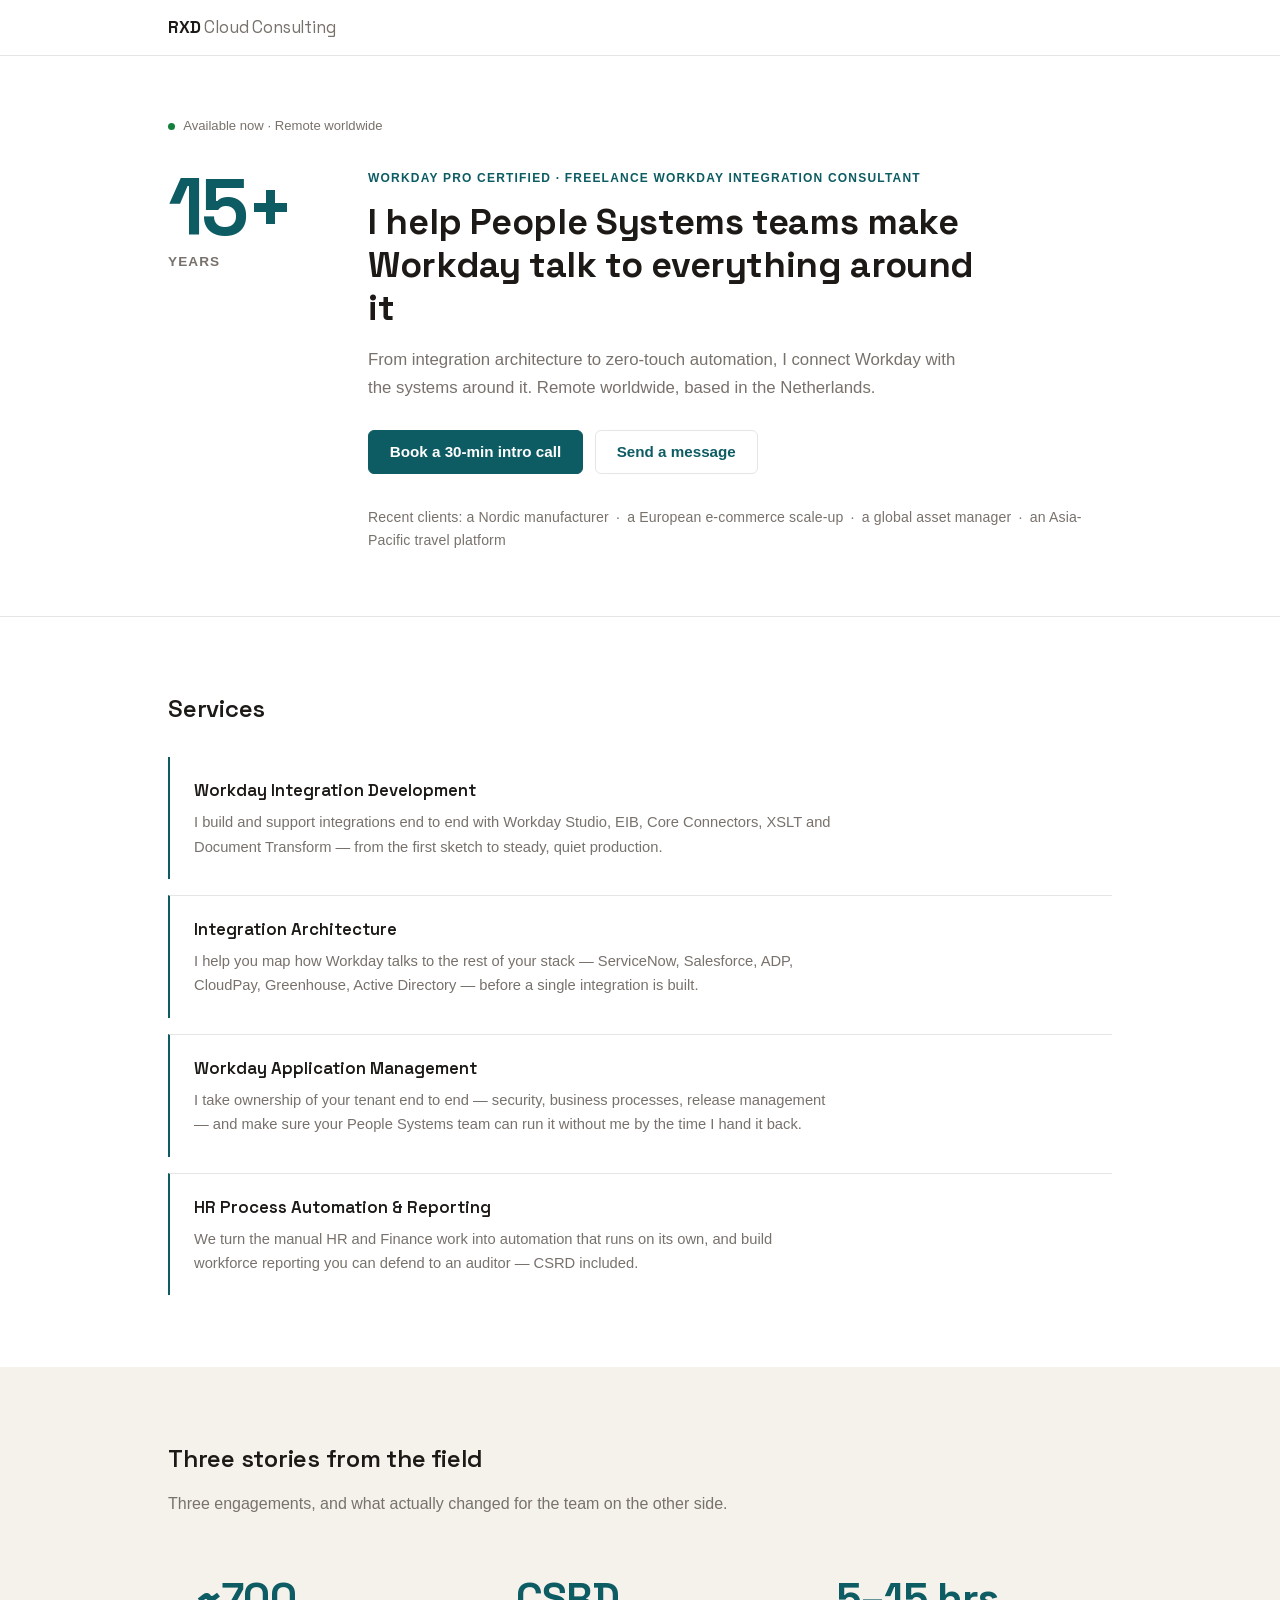
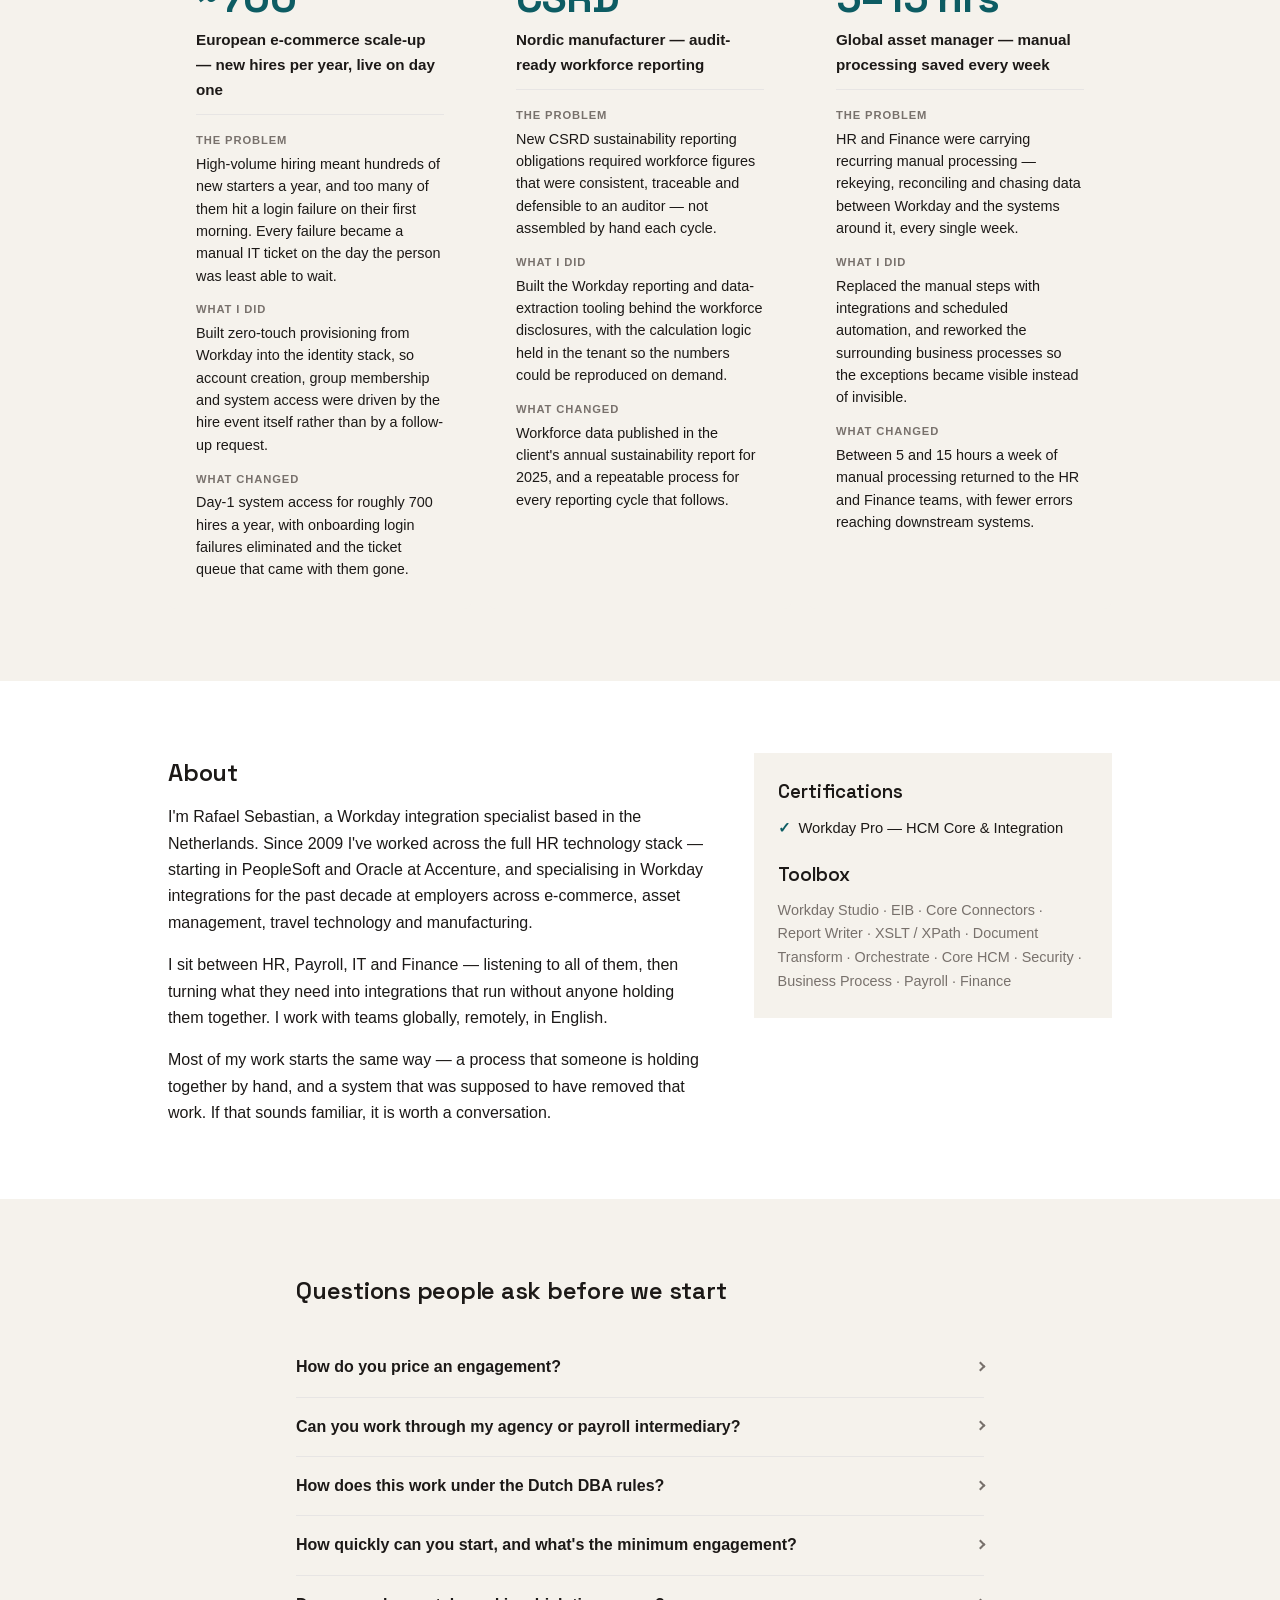
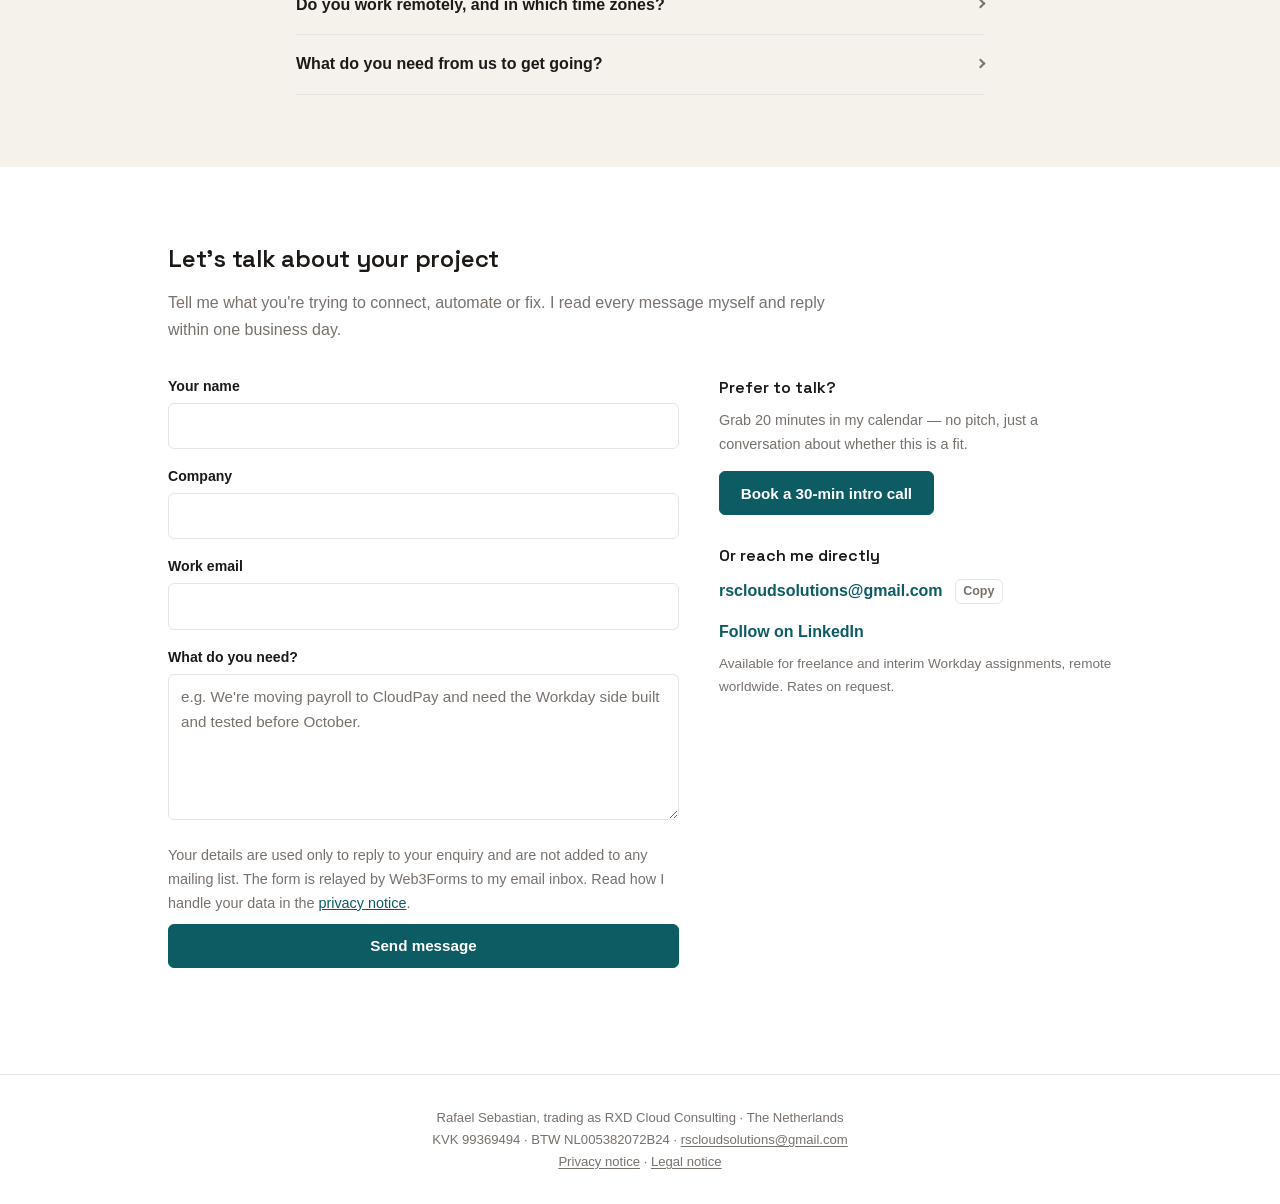
<file: index.html>
<!DOCTYPE html>
<html lang="en">
<head>
  <meta charset="UTF-8">
  <meta name="viewport" content="width=device-width, initial-scale=1.0">
  <title>RXD Cloud Consulting — Workday Integration Specialist</title>
  <meta name="description" content="I help teams connect Workday to the rest of their stack — Studio, EIB, Core Connectors, automation and reporting. Workday Pro certified, 15+ years, working remotely worldwide from the Netherlands.">
  <meta name="author" content="Rafael Sebastian">
  <meta http-equiv="Content-Security-Policy" content="default-src 'none'; script-src 'self' https://static.cloudflareinsights.com; style-src 'self' 'unsafe-inline'; font-src 'self'; img-src 'self' data:; connect-src https://api.web3forms.com https://cloudflareinsights.com; form-action https://api.web3forms.com; base-uri 'self'; object-src 'none'">
  <link rel="canonical" href="https://rafseb.github.io/rxdwebsite/">

  <meta property="og:site_name" content="RXD Cloud Consulting">
  <meta property="og:locale" content="en_US">
  <meta property="og:type" content="website">
  <meta property="og:url" content="https://rafseb.github.io/rxdwebsite/">
  <meta property="og:title" content="RXD Cloud Consulting — Workday Integration Specialist">
  <meta property="og:description" content="I build and fix Workday integrations — Studio, EIB, Core Connectors, automation — so HR data flows without someone pushing it along. 15+ years, Workday Pro certified.">
  <meta property="og:image" content="https://rafseb.github.io/rxdwebsite/og-image.png">
  <meta property="og:image:width" content="1200">
  <meta property="og:image:height" content="627">
  <meta property="og:image:alt" content="RXD Cloud Consulting — Workday Integration Specialist">

  <meta name="twitter:card" content="summary_large_image">
  <meta name="twitter:title" content="RXD Cloud Consulting — Workday Integration Specialist">
  <meta name="twitter:description" content="I build and fix Workday integrations — Studio, EIB, Core Connectors, automation — so HR data flows without someone pushing it along. 15+ years, Workday Pro certified.">
  <meta name="twitter:image" content="https://rafseb.github.io/rxdwebsite/og-image.png">

  <link rel="stylesheet" href="fonts/space-grotesk.css">
  <link rel="icon" type="image/svg+xml" href="favicon.svg">
  <link rel="stylesheet" href="styles.css">

  <script type="application/ld+json">
  {
    "@context": "https://schema.org",
    "@graph": [
      {
        "@type": "ProfessionalService",
        "@id": "https://rafseb.github.io/rxdwebsite/#organization",
        "name": "RXD Cloud Consulting",
        "url": "https://rafseb.github.io/rxdwebsite/",
        "image": "https://rafseb.github.io/rxdwebsite/og-image.png",
        "logo": "https://rafseb.github.io/rxdwebsite/og-image.png",
        "description": "Freelance Workday integration consulting: Workday Studio, EIB, Core Connectors, integration architecture, Workday application management and HR process automation.",
        "email": "rscloudsolutions@gmail.com",
        "vatID": "NL005382072B24",
        "taxID": "99369494",
        "priceRange": "$$$",
        "address": {
          "@type": "PostalAddress",
          "addressCountry": "NL"
        },
        "areaServed": {
          "@type": "Place",
          "name": "Worldwide (remote)"
        },
        "sameAs": [
          "https://linkedin.com/company/rxd-cloud-consulting"
        ],
        "founder": { "@id": "https://rafseb.github.io/rxdwebsite/#rafael" },
        "employee": { "@id": "https://rafseb.github.io/rxdwebsite/#rafael" },
        "knowsAbout": [
          "Workday",
          "Workday Studio",
          "Workday EIB",
          "Workday Core Connector",
          "HCM integration",
          "Integration architecture",
          "XSLT",
          "HR process automation",
          "CSRD workforce reporting"
        ],
        "hasOfferCatalog": {
          "@type": "OfferCatalog",
          "name": "Workday consulting services",
          "itemListElement": [
            {
              "@type": "Offer",
              "itemOffered": {
                "@type": "Service",
                "name": "Workday Integration Development",
                "description": "End-to-end builds with Workday Studio, EIB, Core Connectors, XSLT and Document Transform — from spec to production support."
              }
            },
            {
              "@type": "Offer",
              "itemOffered": {
                "@type": "Service",
                "name": "Integration Architecture",
                "description": "Design of multi-system HR landscapes connecting Workday to ServiceNow, Salesforce, ADP, CloudPay, Greenhouse, Active Directory and more."
              }
            },
            {
              "@type": "Offer",
              "itemOffered": {
                "@type": "Service",
                "name": "Workday Application Management",
                "description": "SME ownership of your Workday tenant: security, business processes, release management and enabling your People Systems team."
              }
            },
            {
              "@type": "Offer",
              "itemOffered": {
                "@type": "Service",
                "name": "HR Process Automation & Reporting",
                "description": "Turning manual HR and Finance processes into zero-touch automation, plus workforce reporting including CSRD data extraction."
              }
            }
          ]
        }
      },
      {
        "@type": "Person",
        "@id": "https://rafseb.github.io/rxdwebsite/#rafael",
        "name": "Rafael Sebastian",
        "jobTitle": "Workday Integration Consultant",
        "email": "rscloudsolutions@gmail.com",
        "worksFor": { "@id": "https://rafseb.github.io/rxdwebsite/#organization" },
        "address": {
          "@type": "PostalAddress",
          "addressCountry": "NL"
        },
        "sameAs": [
          "https://linkedin.com/in/rafael-sebastian-workday-integration-people-technology-specialist"
        ],
        "hasCredential": [
          {
            "@type": "EducationalOccupationalCredential",
            "credentialCategory": "certification",
            "name": "Workday Pro — HCM Core"
          },
          {
            "@type": "EducationalOccupationalCredential",
            "credentialCategory": "certification",
            "name": "Workday Pro — Integration"
          }
        ]
      },
      {
        "@type": "FAQPage",
        "@id": "https://rafseb.github.io/rxdwebsite/#faq",
        "mainEntity": [
          {
            "@type": "Question",
            "name": "How do you price an engagement?",
            "acceptedAnswer": {
              "@type": "Answer",
              "text": "Most work runs on a day rate, quoted on request and fixed for the length of the assignment. For clearly bounded deliverables — a single integration build, an architecture review, a tenant health check — I also quote a fixed price so you know the total up front. No agency margin sits on top: you contract with RXD Cloud Consulting directly."
            }
          },
          {
            "@type": "Question",
            "name": "Can you work through my agency or payroll intermediary?",
            "acceptedAnswer": {
              "@type": "Answer",
              "text": "Yes. I contract directly with end clients and equally through recruitment agencies, consultancies and payroll intermediaries. If your procurement process requires a preferred supplier, send me their details and I will handle the paperwork with them."
            }
          },
          {
            "@type": "Question",
            "name": "How does this work under the Dutch DBA rules?",
            "acceptedAnswer": {
              "@type": "Answer",
              "text": "RXD Cloud Consulting is a registered Dutch business (KVK 99369494, BTW NL005382072B24) with multiple clients, its own tools and equipment, and its own professional insurance. Engagements are scoped as deliverables rather than as a seat on your org chart, and I am happy to work from a model agreement (modelovereenkomst) and to document the indicators your legal team needs for their own assessment."
            }
          },
          {
            "@type": "Question",
            "name": "How quickly can you start, and what is the minimum engagement?",
            "acceptedAnswer": {
              "@type": "Answer",
              "text": "Typically two to four weeks from a signed contract, sometimes sooner for short scoped work. The minimum is roughly two weeks for a focused deliverable such as an integration build or an architecture review; longer interim assignments usually run three to twelve months."
            }
          },
          {
            "@type": "Question",
            "name": "Do you work remotely, and in which time zones?",
            "acceptedAnswer": {
              "@type": "Answer",
              "text": "I work remotely worldwide from the Netherlands (CET/CEST), in English. I have delivered for teams across Europe, the United States and Asia-Pacific, and will shift hours to hold a workable overlap with yours. On-site visits in the Netherlands and nearby Europe are possible for kick-offs, workshops and go-lives."
            }
          },
          {
            "@type": "Question",
            "name": "What do you need from us to get going?",
            "acceptedAnswer": {
              "@type": "Answer",
              "text": "A tenant with an implementer account, a named business contact who owns the process being automated, and access to the systems on the other side of the integration. If the requirements are not written down yet, that is fine — scoping them is usually the first piece of work."
            }
          }
        ]
      }
    ]
  }
  </script>
</head>
<body>

  <a href="#main" class="skip-link">Skip to content</a>

  <header class="site-header">
    <nav class="container nav" aria-label="Main">
      <a href="#top" class="brand">RXD<span> Cloud Consulting</span></a>
      <details class="nav-menu">
        <summary class="nav-toggle" aria-label="Menu">
          <span class="nav-toggle-bars" aria-hidden="true"></span>
          <span class="nav-toggle-text">Menu</span>
        </summary>
        <div class="nav-links">
          <a href="#services">Services</a>
          <a href="#cases">Case studies</a>
          <a href="#about">About</a>
          <a href="#faq">FAQ</a>
          <a href="#contact" class="btn btn-small">Get in touch</a>
        </div>
      </details>
    </nav>
  </header>

  <main id="main">
    <span id="top"></span>

    <section class="hero" aria-labelledby="hero-title">
      <div class="container">
        <!-- Keep this badge current: it is the strongest buying signal on the page. -->
        <p class="availability"><span class="dot" aria-hidden="true"></span>Available now · Remote worldwide</p>
        <div class="hero-layout">
          <div class="hero-stat" aria-hidden="true">
            <span class="stat-number">15+</span>
            <span class="stat-label">years</span>
          </div>
          <div class="hero-text">
            <p class="eyebrow">Workday Pro Certified · Freelance Workday Integration Consultant</p>
            <h1 id="hero-title">I help People Systems teams make Workday talk to everything around it</h1>
            <p class="lead">From integration architecture to zero-touch automation, I connect Workday with the systems around it. Remote worldwide, based in the Netherlands.</p>
            <div class="hero-actions">
              <a href="https://calendly.com/raf-sebastian/30min" class="btn" data-goal="book-call" target="_blank" rel="noopener">Book a 30-min intro call</a>
              <a href="#contact" class="btn btn-ghost">Send a message</a>
            </div>
            <p class="experience-strip">Recent clients: a Nordic manufacturer&ensp;·&ensp;a European e-commerce scale-up&ensp;·&ensp;a global asset manager&ensp;·&ensp;an Asia-Pacific travel platform</p>
          </div>
        </div>
      </div>
    </section>

    <section id="services" class="section" aria-labelledby="services-title">
      <div class="container">
        <h2 id="services-title">Services</h2>
        <div class="grid">
          <article class="card">
            <h3>Workday Integration Development</h3>
            <p>I build and support integrations end to end with Workday Studio, EIB, Core Connectors, XSLT and Document Transform — from the first sketch to steady, quiet production.</p>
          </article>
          <article class="card">
            <h3>Integration Architecture</h3>
            <p>I help you map how Workday talks to the rest of your stack — ServiceNow, Salesforce, ADP, CloudPay, Greenhouse, Active Directory — before a single integration is built.</p>
          </article>
          <article class="card">
            <h3>Workday Application Management</h3>
            <p>I take ownership of your tenant end to end — security, business processes, release management — and make sure your People Systems team can run it without me by the time I hand it back.</p>
          </article>
          <article class="card">
            <h3>HR Process Automation &amp; Reporting</h3>
            <p>We turn the manual HR and Finance work into automation that runs on its own, and build workforce reporting you can defend to an auditor — CSRD included.</p>
          </article>
        </div>
      </div>
    </section>

    <section id="cases" class="section section-alt" aria-labelledby="cases-title">
      <div class="container">
        <h2 id="cases-title">Three stories from the field</h2>
        <p class="section-intro">Three engagements, and what actually changed for the team on the other side.</p>

        <div class="grid grid-3">
          <article class="case">
            <p class="case-figure">~700</p>
            <p class="case-client">European e-commerce scale-up — new hires per year, live on day one</p>
            <dl>
              <dt>The problem</dt>
              <dd>High-volume hiring meant hundreds of new starters a year, and too many of them hit a login failure on their first morning. Every failure became a manual IT ticket on the day the person was least able to wait.</dd>
              <dt>What I did</dt>
              <dd>Built zero-touch provisioning from Workday into the identity stack, so account creation, group membership and system access were driven by the hire event itself rather than by a follow-up request.</dd>
              <dt>What changed</dt>
              <dd>Day-1 system access for roughly 700 hires a year, with onboarding login failures eliminated and the ticket queue that came with them gone.</dd>
            </dl>
          </article>

          <article class="case">
            <p class="case-figure">CSRD</p>
            <p class="case-client">Nordic manufacturer — audit-ready workforce reporting</p>
            <dl>
              <dt>The problem</dt>
              <dd>New CSRD sustainability reporting obligations required workforce figures that were consistent, traceable and defensible to an auditor — not assembled by hand each cycle.</dd>
              <dt>What I did</dt>
              <dd>Built the Workday reporting and data-extraction tooling behind the workforce disclosures, with the calculation logic held in the tenant so the numbers could be reproduced on demand.</dd>
              <dt>What changed</dt>
              <dd>Workforce data published in the client's annual sustainability report for 2025, and a repeatable process for every reporting cycle that follows.</dd>
            </dl>
          </article>

          <article class="case">
            <p class="case-figure">5–15 hrs</p>
            <p class="case-client">Global asset manager — manual processing saved every week</p>
            <dl>
              <dt>The problem</dt>
              <dd>HR and Finance were carrying recurring manual processing — rekeying, reconciling and chasing data between Workday and the systems around it, every single week.</dd>
              <dt>What I did</dt>
              <dd>Replaced the manual steps with integrations and scheduled automation, and reworked the surrounding business processes so the exceptions became visible instead of invisible.</dd>
              <dt>What changed</dt>
              <dd>Between 5 and 15 hours a week of manual processing returned to the HR and Finance teams, with fewer errors reaching downstream systems.</dd>
            </dl>
          </article>
        </div>

      </div>
    </section>

    <section id="about" class="section" aria-labelledby="about-title">
      <div class="container about">
        <div>
          <h2 id="about-title">About</h2>
          <div class="about-intro">
            <!--
              PHOTO: add rafael-sebastian.jpg (and optionally .webp), square and at least
              320x320, then uncomment the block below. Left commented so that deploying
              without the files can't put a broken image on the page.

            <picture>
              <source srcset="rafael-sebastian.webp" type="image/webp">
              <img class="portrait" src="rafael-sebastian.jpg" width="160" height="160"
                   alt="Rafael Sebastian, Workday integration consultant" loading="lazy" decoding="async">
            </picture>
            -->
            <p>I'm Rafael Sebastian, a Workday integration specialist based in the Netherlands. Since 2009 I've worked across the full HR technology stack — starting in PeopleSoft and Oracle at Accenture, and specialising in Workday integrations for the past decade at employers across e-commerce, asset management, travel technology and manufacturing.</p>
          </div>
          <p>I sit between HR, Payroll, IT and Finance — listening to all of them, then turning what they need into integrations that run without anyone holding them together. I work with teams globally, remotely, in English.</p>
          <p>Most of my work starts the same way — a process that someone is holding together by hand, and a system that was supposed to have removed that work. If that sounds familiar, it is worth a conversation.</p>
        </div>
        <div class="card certs">
          <h3>Certifications</h3>
          <ul>
            <li>Workday Pro — HCM Core &amp; Integration</li>
          </ul>
          <h3>Toolbox</h3>
          <p class="muted">Workday Studio · EIB · Core Connectors · Report Writer · XSLT / XPath · Document Transform · Orchestrate · Core HCM · Security · Business Process · Payroll · Finance</p>
        </div>
      </div>
    </section>

    <section id="faq" class="section section-alt" aria-labelledby="faq-title">
      <div class="container container-narrow">
        <h2 id="faq-title">Questions people ask before we start</h2>

        <details class="faq">
          <summary>How do you price an engagement?</summary>
          <p>Most work runs on a day rate, quoted on request and fixed for the length of the assignment. For clearly bounded deliverables — a single integration build, an architecture review, a tenant health check — I also quote a fixed price so you know the total up front. No agency margin sits on top: you contract with RXD Cloud Consulting directly.</p>
        </details>

        <details class="faq">
          <summary>Can you work through my agency or payroll intermediary?</summary>
          <p>Yes. I contract directly with end clients and equally through recruitment agencies, consultancies and payroll intermediaries. If your procurement process requires a preferred supplier, send me their details and I'll handle the paperwork with them.</p>
        </details>

        <details class="faq">
          <summary>How does this work under the Dutch DBA rules?</summary>
          <p>RXD Cloud Consulting is a registered Dutch business (KVK 99369494, BTW NL005382072B24) with multiple clients, its own tools and equipment, and its own professional insurance. Engagements are scoped as deliverables rather than as a seat on your org chart, and I'm happy to work from a model agreement (<i>modelovereenkomst</i>) and to document the indicators your legal team needs for their own assessment.</p>
        </details>

        <details class="faq">
          <summary>How quickly can you start, and what's the minimum engagement?</summary>
          <p>Typically two to four weeks from a signed contract, sometimes sooner for short scoped work. The minimum is roughly two weeks for a focused deliverable such as an integration build or an architecture review; longer interim assignments usually run three to twelve months.</p>
        </details>

        <details class="faq">
          <summary>Do you work remotely, and in which time zones?</summary>
          <p>I work remotely worldwide from the Netherlands (CET/CEST), in English. I've delivered for teams across Europe, the United States and Asia-Pacific, and will shift hours to hold a workable overlap with yours. On-site visits in the Netherlands and nearby Europe are possible for kick-offs, workshops and go-lives.</p>
        </details>

        <details class="faq">
          <summary>What do you need from us to get going?</summary>
          <p>A tenant with an implementer account, a named business contact who owns the process being automated, and access to the systems on the other side of the integration. If the requirements aren't written down yet, that's fine — scoping them is usually the first piece of work.</p>
        </details>
      </div>
    </section>

    <section id="contact" class="section" aria-labelledby="contact-title">
      <div class="container">
        <h2 id="contact-title">Let's talk about your project</h2>
        <p class="section-intro">Tell me what you're trying to connect, automate or fix. I read every message myself and reply within one business day.</p>

        <div class="contact-grid">
          <form id="contact-form" class="card contact-form" action="https://api.web3forms.com/submit" method="POST">
            <input type="hidden" name="access_key" value="380ba4da-3759-4e82-b8ae-49bef5bf46d5">
            <input type="hidden" name="subject" value="New enquiry via rxdconsulting website">
            <input type="hidden" name="from_name" value="RXD Cloud Consulting website">
            <!-- No-JS fallback: without this, Web3Forms shows its own generic success page.
                 Uncomment once the domain is live and a thank-you page exists.
            <input type="hidden" name="redirect" value="https://rafseb.github.io/rxdwebsite/thanks.html"> -->
            <!-- Honeypot: real people never see it, bots fill it in and get rejected. -->
            <input type="checkbox" name="botcheck" class="hidden" style="display:none" tabindex="-1" autocomplete="off">

            <div class="field">
              <label for="name">Your name</label>
              <input id="name" name="name" type="text" autocomplete="name" required>
            </div>

            <div class="field">
              <label for="company">Company</label>
              <input id="company" name="company" type="text" autocomplete="organization">
            </div>

            <div class="field">
              <label for="email">Work email</label>
              <input id="email" name="email" type="email" autocomplete="email" required>
            </div>

            <div class="field">
              <label for="message">What do you need?</label>
              <textarea id="message" name="message" rows="5" required
                        placeholder="e.g. We're moving payroll to CloudPay and need the Workday side built and tested before October."></textarea>
            </div>

            <p class="form-note">
              Your details are used only to reply to your enquiry and are not added to any mailing list.
              The form is relayed by Web3Forms to my email inbox. Read how I handle your data in the
              <a href="privacy.html#contact-form">privacy notice</a>.
            </p>

            <button type="submit" class="btn">Send message</button>
            <p id="form-status" class="form-status" role="status" aria-live="polite"></p>
          </form>

          <aside class="contact-direct">
            <h3>Prefer to talk?</h3>
            <p class="muted">Grab 20 minutes in my calendar — no pitch, just a conversation about whether this is a fit.</p>
            <a class="btn" href="https://calendly.com/raf-sebastian/30min" data-goal="book-call" target="_blank" rel="noopener">Book a 30-min intro call</a>

            <h3>Or reach me directly</h3>
            <p>
              <a class="contact-link" href="mailto:rscloudsolutions@gmail.com?subject=Workday%20project%20enquiry" data-goal="email">rscloudsolutions@gmail.com</a>
              <button type="button" class="copy-btn" data-copy="rscloudsolutions@gmail.com">Copy</button>
            </p>
            <p><a class="contact-link" href="https://linkedin.com/company/rxd-cloud-consulting" data-goal="linkedin" target="_blank" rel="noopener">Follow on LinkedIn</a></p>

            <p class="muted small">Available for freelance and interim Workday assignments, remote worldwide. Rates on request.</p>
          </aside>
        </div>
      </div>
    </section>

  </main>

  <footer class="site-footer">
    <div class="container">
      <p>Rafael Sebastian, trading as RXD Cloud Consulting · The Netherlands</p>
      <p>KVK 99369494 · BTW NL005382072B24 · <a href="mailto:rscloudsolutions@gmail.com">rscloudsolutions@gmail.com</a></p>
      <p><a href="privacy.html">Privacy notice</a> · <a href="privacy.html#legal">Legal notice</a></p>
    </div>
  </footer>

  <!-- Mobile-only conversion bar. Hidden at wider widths. -->
  <div class="mobile-cta" aria-label="Quick contact">
    <a class="btn" href="https://calendly.com/raf-sebastian/30min" data-goal="book-call" target="_blank" rel="noopener">Book a call</a>
    <a class="btn btn-ghost" href="#contact">Message</a>
  </div>

  <script src="main.js" defer></script>

  <!-- Cloudflare Web Analytics — cookieless, no consent banner required. -->
  <script defer src="https://static.cloudflareinsights.com/beacon.min.js"
          data-cf-beacon='{"token": "7a9f824960004a1293982eb8bd7bd7f9", "spa": true}'></script>

</body>
</html>
</file>
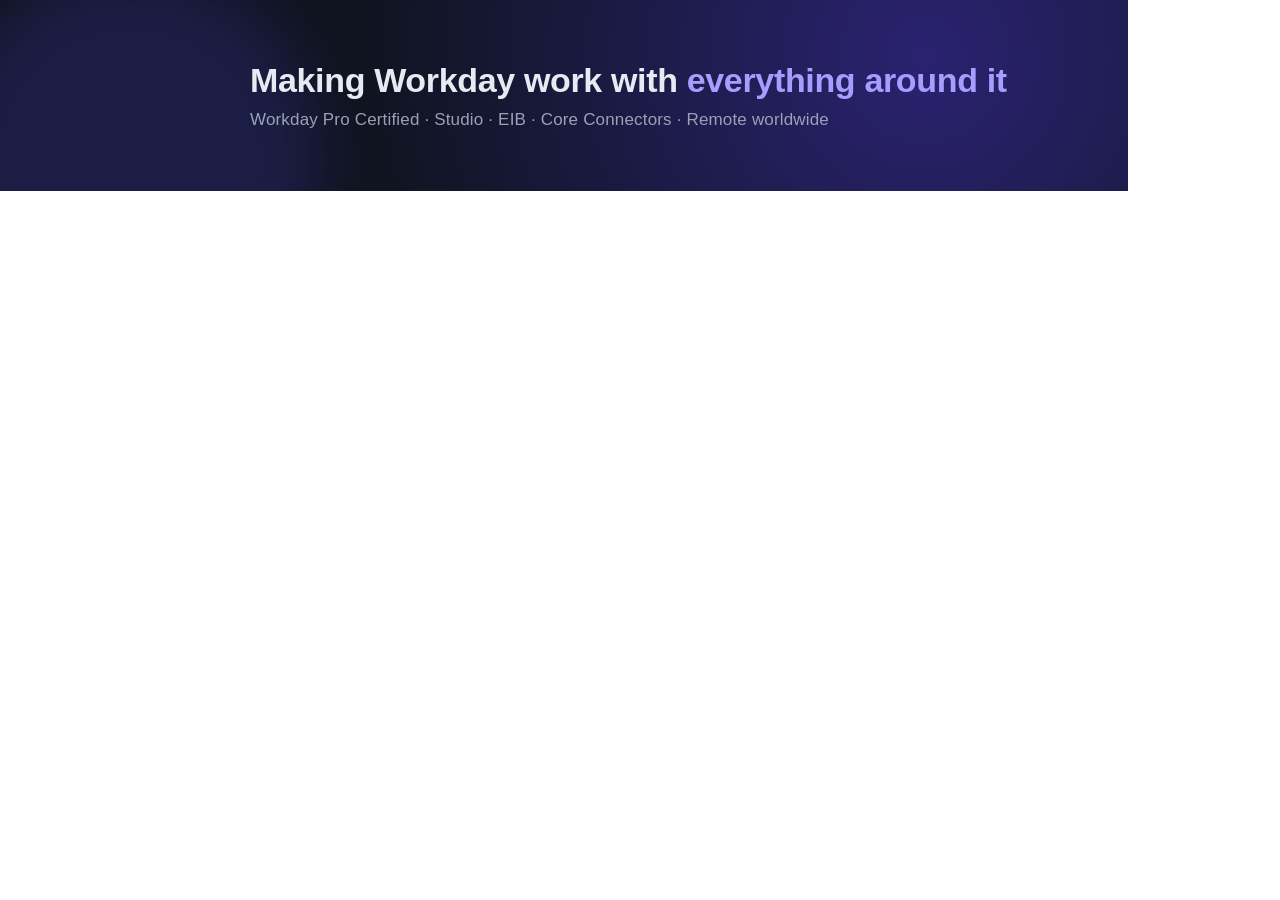
<file: linkedin-banner.html>
<!DOCTYPE html>
<html lang="en">
<head>
  <meta charset="UTF-8">
  <title>RXD Cloud Consulting — LinkedIn banner source</title>
  <!--
    Source for linkedin-banner.png (1128x191), the LinkedIn company page cover image.

      "/Applications/Google Chrome.app/Contents/MacOS/Google Chrome" \
        --headless --disable-gpu --hide-scrollbars \
        --screenshot=linkedin-banner.png --window-size=1128,191 linkedin-banner.html

    Note: LinkedIn crops the banner differently on mobile and overlays the page logo
    on the lower left, so the left ~200px is deliberately kept empty of text.
  -->
  <style>
    * { margin: 0; padding: 0; box-sizing: border-box; }

    body { font-family: -apple-system, BlinkMacSystemFont, "Segoe UI", Roboto, Helvetica, Arial, sans-serif; }

    .banner {
      width: 1128px;
      height: 191px;
      background: radial-gradient(circle at 82% 30%, #2a2270 0%, transparent 60%), #0f1420;
      color: #e8eaf2;
      position: relative;
      overflow: hidden;
      display: flex;
      align-items: center;
      /* Left padding leaves room for the logo LinkedIn overlays on the page. */
      padding: 0 56px 0 250px;
    }

    .banner::after {
      content: "";
      position: absolute;
      left: -60px;
      bottom: -160px;
      width: 380px;
      height: 380px;
      border-radius: 50%;
      background: #5646e6;
      opacity: 0.18;
      filter: blur(30px);
    }

    .copy { position: relative; z-index: 1; }

    h1 {
      font-size: 34px;
      font-weight: 800;
      letter-spacing: -0.01em;
      line-height: 1.15;
      margin-bottom: 10px;
    }

    h1 em { font-style: normal; color: #a79dff; }

    p {
      font-size: 17px;
      color: #9aa1b5;
      font-weight: 500;
      letter-spacing: 0.01em;
    }
  </style>
</head>
<body>
  <div class="banner">
    <div class="copy">
      <h1>Making Workday work with <em>everything around it</em></h1>
      <p>Workday Pro Certified · Studio · EIB · Core Connectors · Remote worldwide</p>
    </div>
  </div>
</body>
</html>
</file>
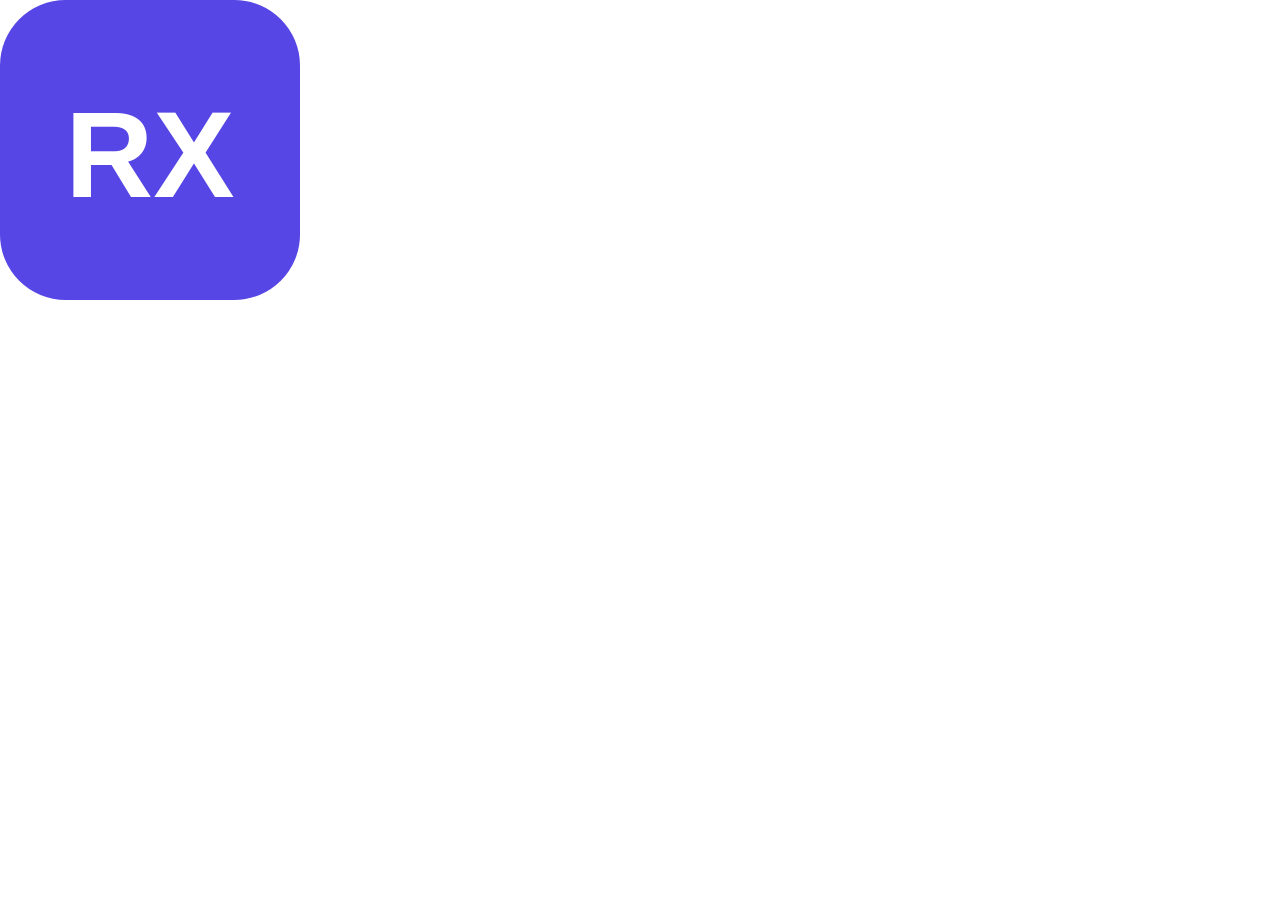
<file: linkedin-logo.html>
<!DOCTYPE html>
<html lang="en">
<head>
  <meta charset="UTF-8">
  <title>RXD Cloud Consulting — LinkedIn logo source</title>
  <!--
    Source for linkedin-logo.png (300x300), the LinkedIn company page logo.
    Same RX monogram as favicon.svg, sized for LinkedIn's minimum.

      "/Applications/Google Chrome.app/Contents/MacOS/Google Chrome" \
        --headless --disable-gpu --hide-scrollbars \
        --screenshot=linkedin-logo.png --window-size=300,300 linkedin-logo.html
  -->
  <style>
    * { margin: 0; padding: 0; }
    body { width: 300px; height: 300px; }
    svg { display: block; }
  </style>
</head>
<body>
  <svg width="300" height="300" viewBox="0 0 64 64" xmlns="http://www.w3.org/2000/svg">
    <rect width="64" height="64" rx="14" fill="#5646e6"/>
    <text x="32" y="42" font-family="-apple-system, 'Segoe UI', Helvetica, Arial, sans-serif"
          font-size="26" font-weight="800" fill="#ffffff" text-anchor="middle">RX</text>
  </svg>
</body>
</html>
</file>
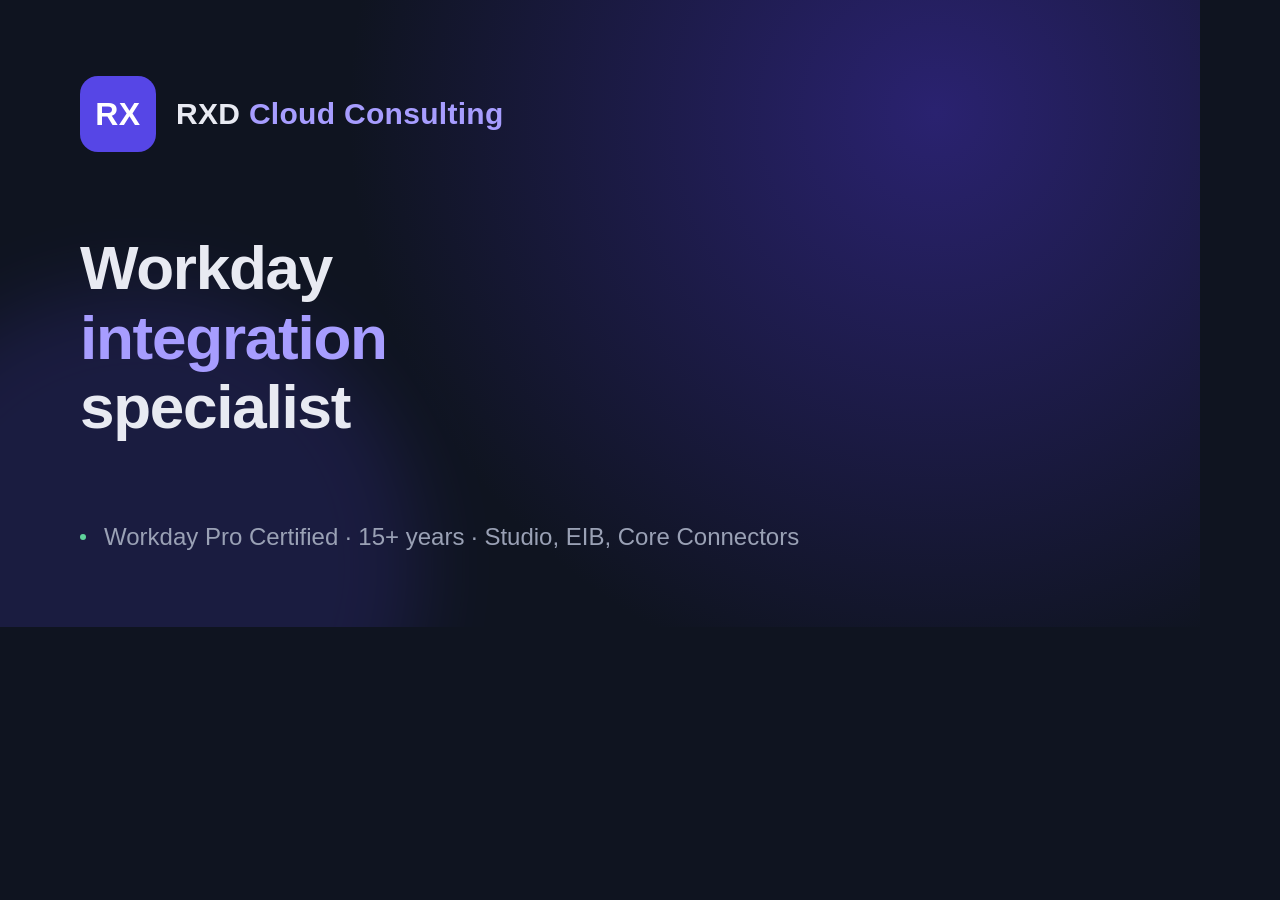
<file: og-image.html>
<!DOCTYPE html>
<html lang="en">
<head>
  <meta charset="UTF-8">
  <title>RXD Cloud Consulting — share card source</title>
  <!--
    Source for og-image.png (1200x627), the card LinkedIn shows when the site is shared.
    Regenerate after any edit:

      "/Applications/Google Chrome.app/Contents/MacOS/Google Chrome" \
        --headless --disable-gpu --hide-scrollbars \
        --screenshot=og-image.png --window-size=1200,627 \
        --default-background-color=00000000 og-image.html

    The same layout at 1128x191 makes the LinkedIn company page banner — set
    .card { width: 1128px; height: 191px } and screenshot at that size.
  -->
  <style>
    * { margin: 0; padding: 0; box-sizing: border-box; }

    body {
      font-family: -apple-system, BlinkMacSystemFont, "Segoe UI", Roboto, Helvetica, Arial, sans-serif;
      background: #0f1420;
    }

    .card {
      width: 1200px;
      height: 627px;
      background: radial-gradient(circle at 78% 18%, #2a2270 0%, transparent 55%), #0f1420;
      color: #e8eaf2;
      padding: 76px 80px;
      display: flex;
      flex-direction: column;
      justify-content: space-between;
      position: relative;
      overflow: hidden;
    }

    /* Soft accent wash bottom-left, mirrors the site's purple */
    .card::after {
      content: "";
      position: absolute;
      left: -140px;
      bottom: -220px;
      width: 560px;
      height: 560px;
      border-radius: 50%;
      background: #5646e6;
      opacity: 0.16;
      filter: blur(40px);
    }

    .brand {
      display: flex;
      align-items: center;
      gap: 20px;
      position: relative;
      z-index: 1;
    }

    .mark {
      width: 76px;
      height: 76px;
      border-radius: 18px;
      background: #5646e6;
      color: #fff;
      font-size: 32px;
      font-weight: 800;
      letter-spacing: 0.02em;
      display: flex;
      align-items: center;
      justify-content: center;
    }

    .brand-name {
      font-size: 30px;
      font-weight: 800;
      letter-spacing: 0.01em;
    }

    .brand-name span { color: #a79dff; }

    h1 {
      position: relative;
      z-index: 1;
      font-size: 62px;
      line-height: 1.12;
      font-weight: 800;
      letter-spacing: -0.02em;
      max-width: 15ch;
    }

    h1 em { font-style: normal; color: #a79dff; }

    .meta {
      position: relative;
      z-index: 1;
      display: flex;
      align-items: center;
      gap: 18px;
      font-size: 24px;
      color: #9aa1b5;
      font-weight: 500;
    }

    .meta .dot {
      width: 6px;
      height: 6px;
      border-radius: 50%;
      background: #5fd39b;
      flex-shrink: 0;
    }
  </style>
</head>
<body>
  <div class="card">

    <div class="brand">
      <div class="mark">RX</div>
      <div class="brand-name">RXD <span>Cloud Consulting</span></div>
    </div>

    <h1>Workday <em>integration</em> specialist</h1>

    <div class="meta">
      <span class="dot"></span>
      <span>Workday Pro Certified · 15+ years · Studio, EIB, Core Connectors</span>
    </div>

  </div>
</body>
</html>
</file>
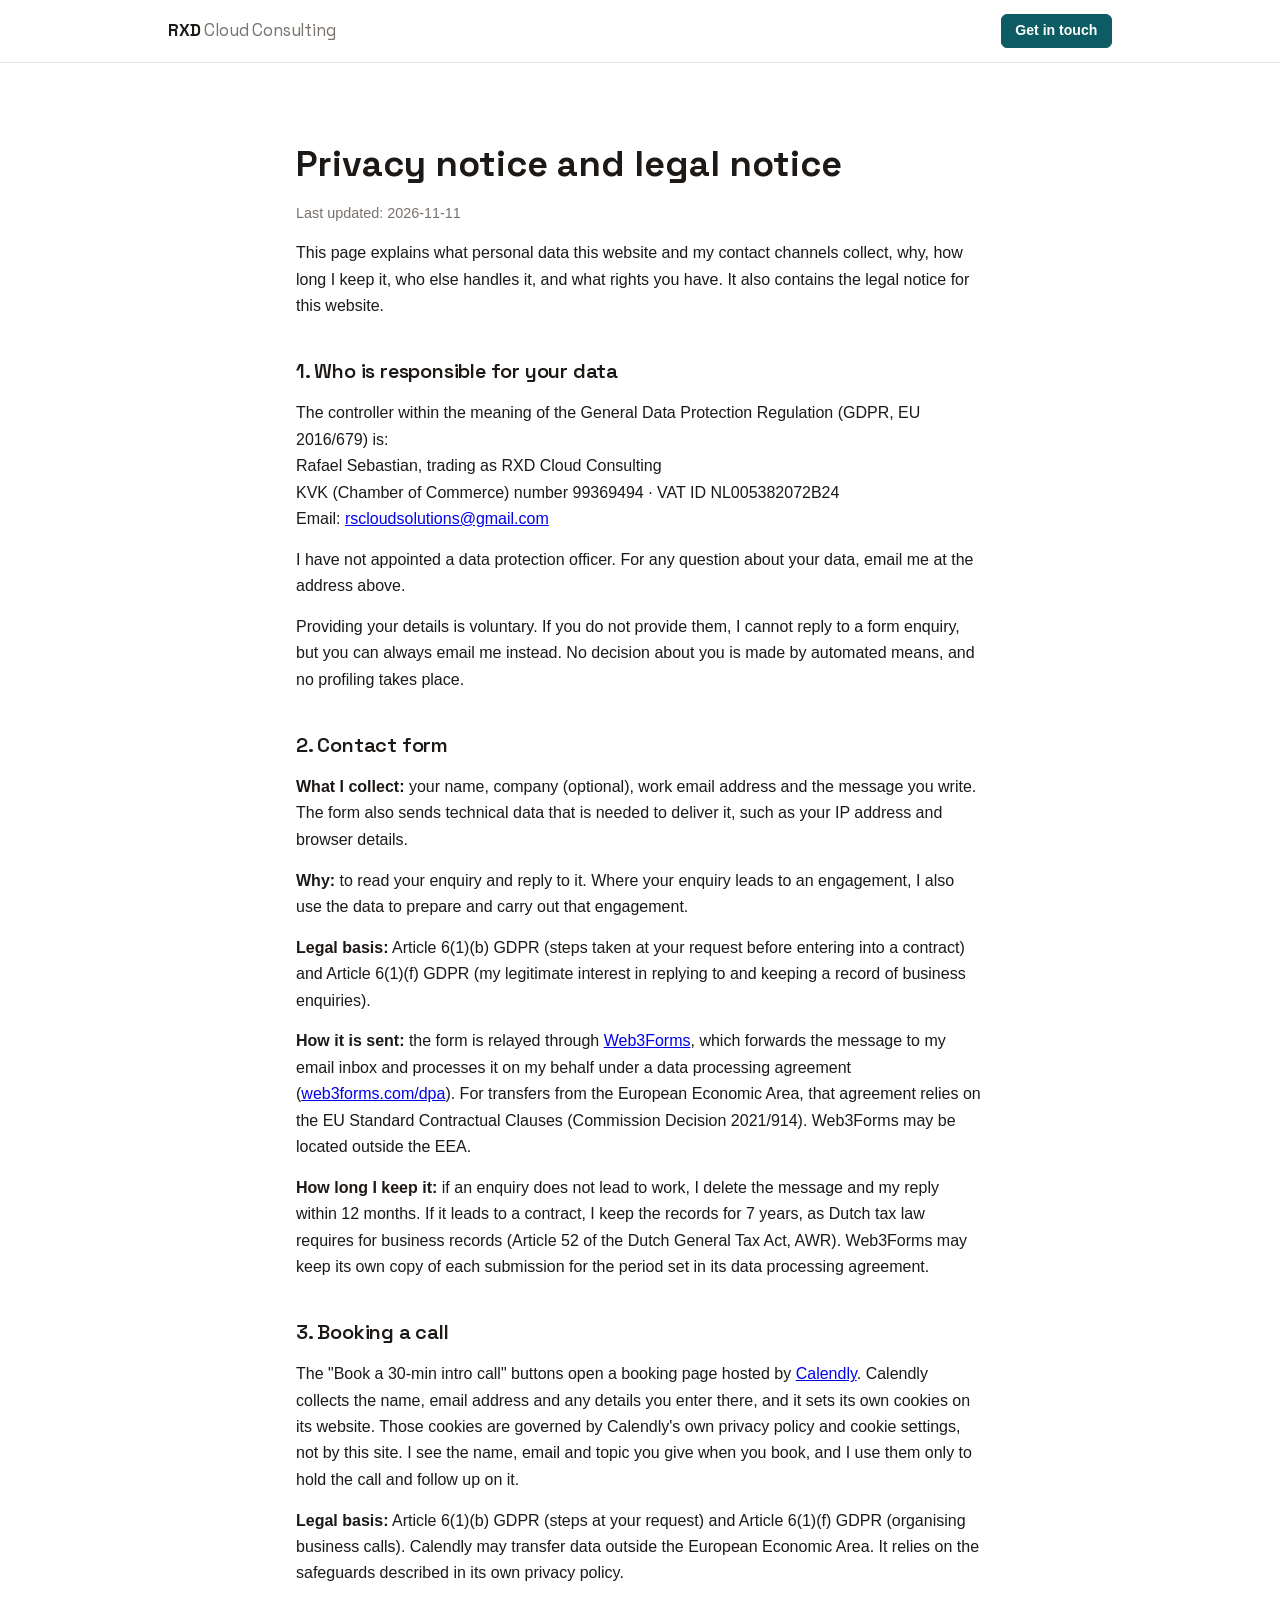
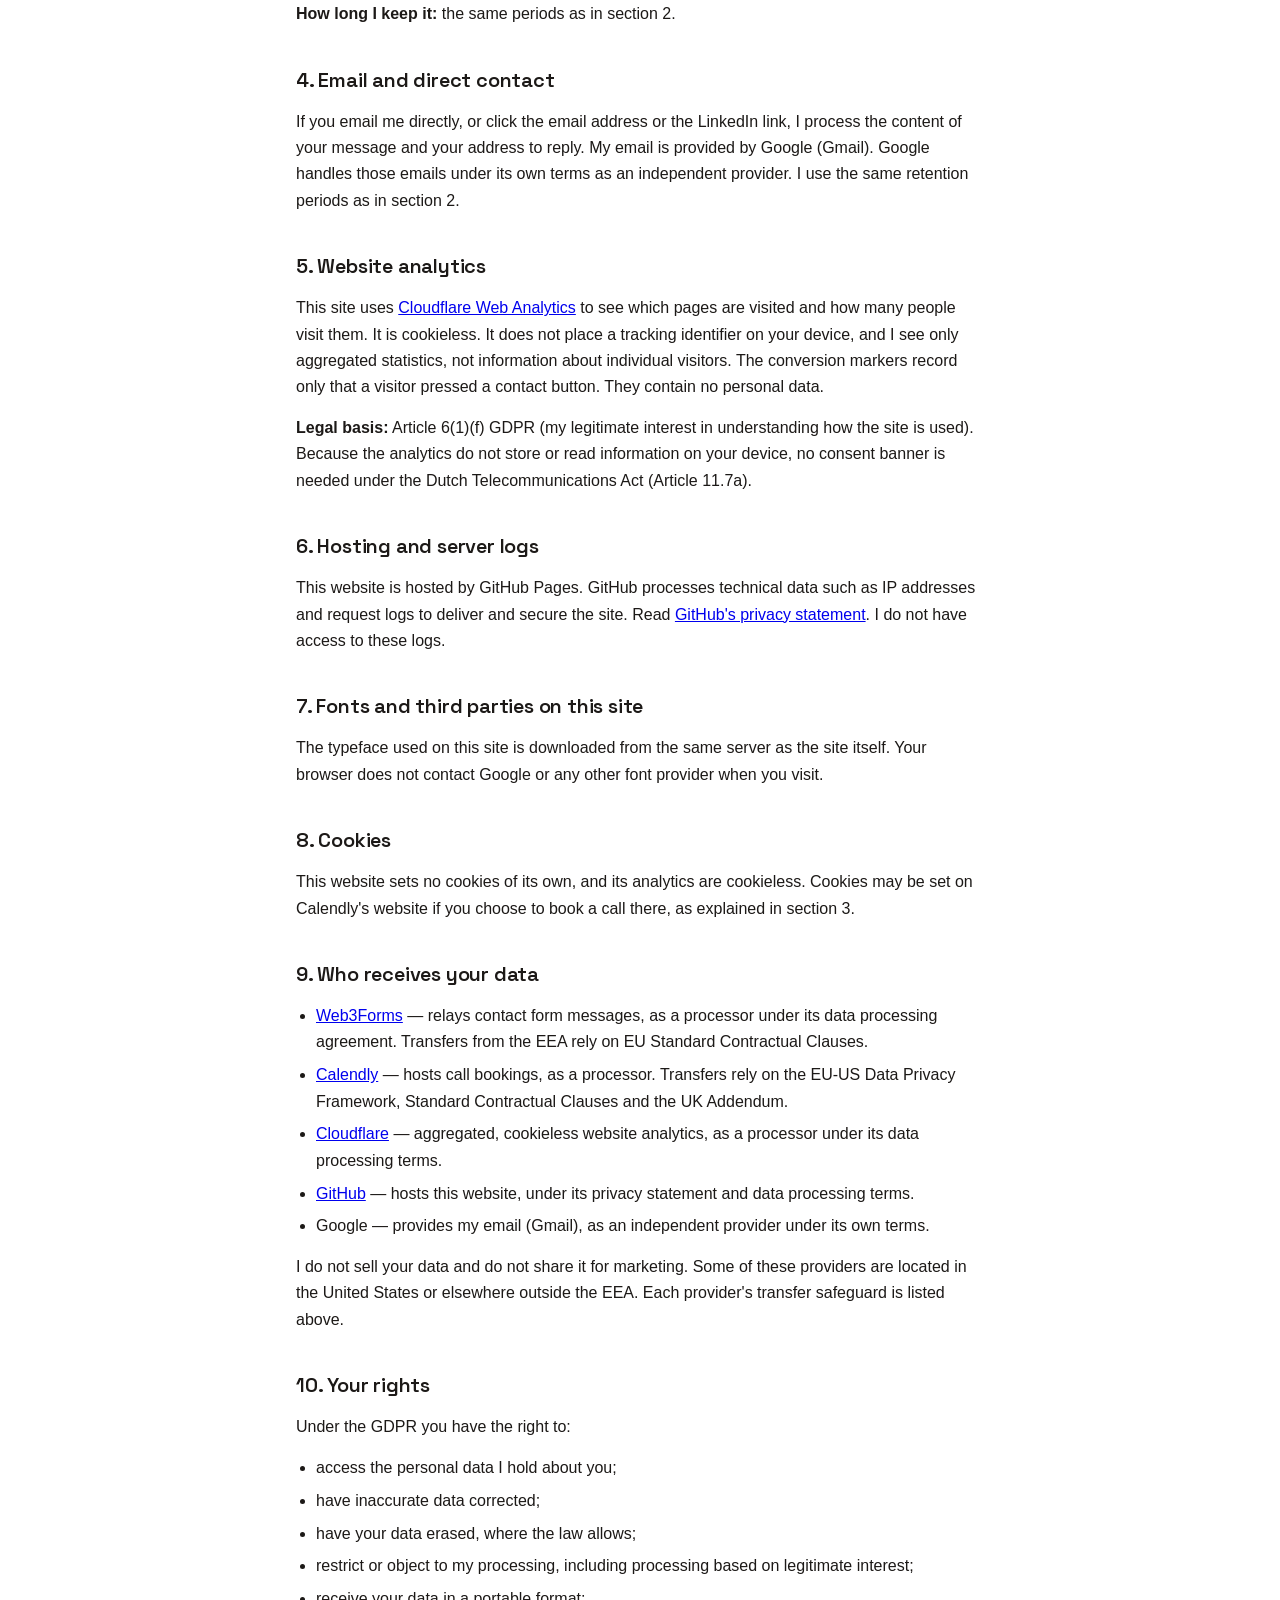
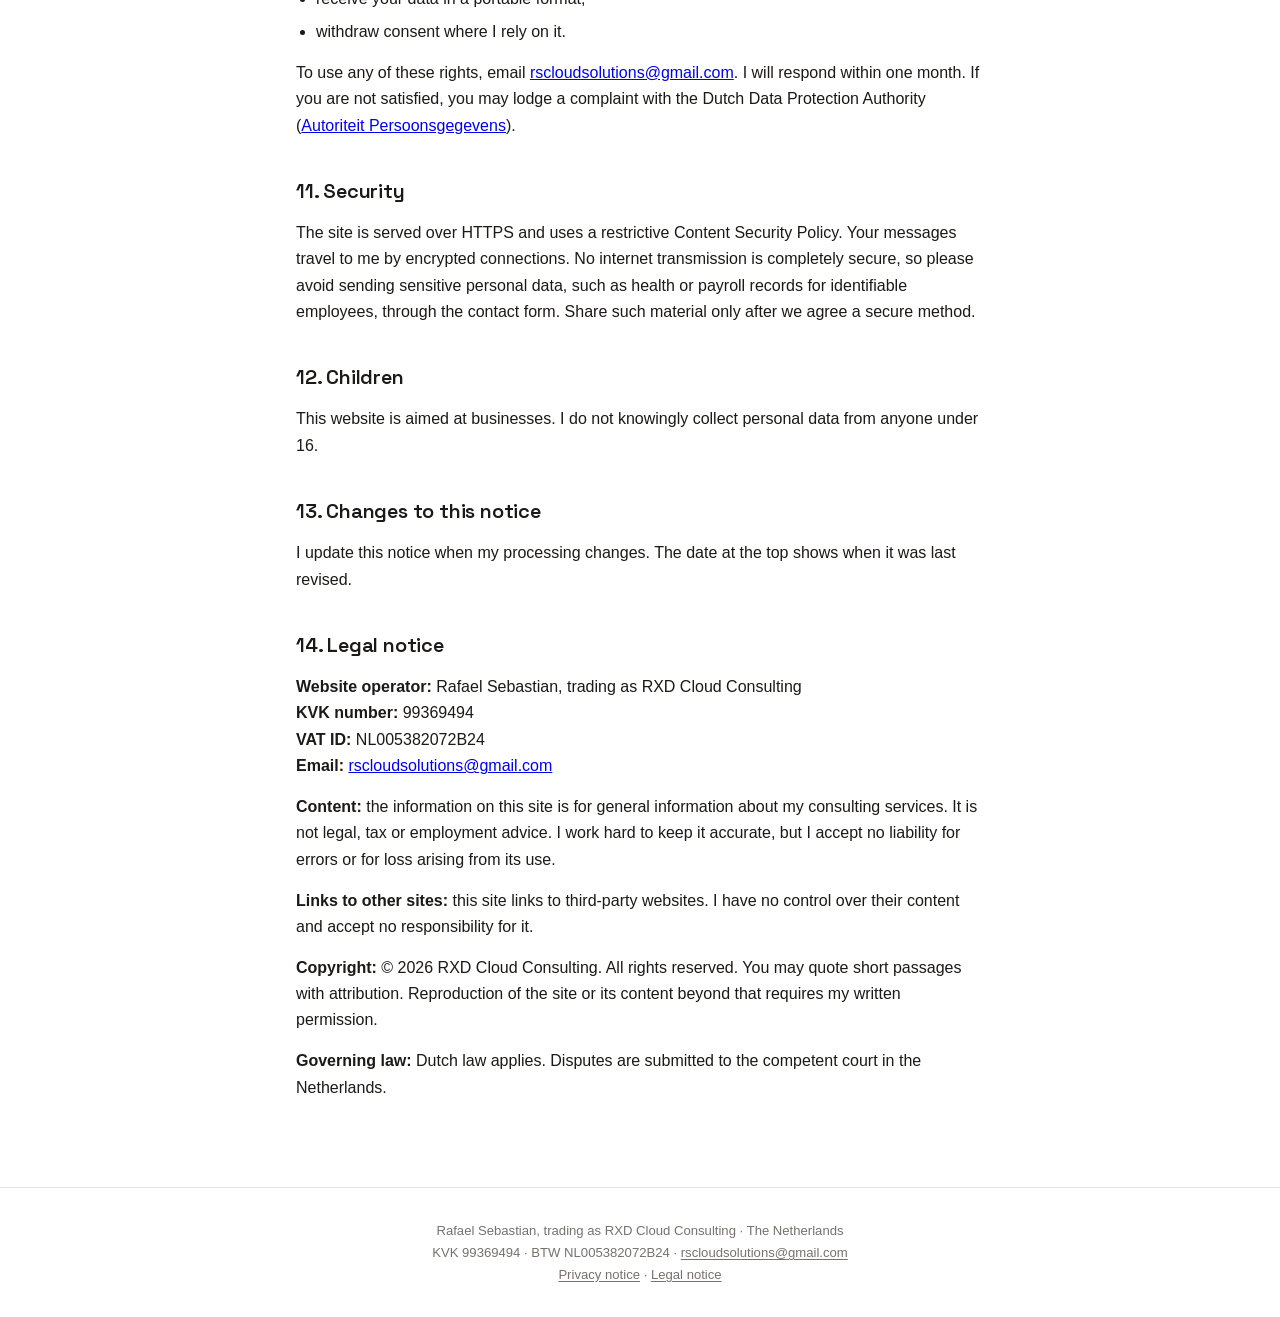
<file: privacy.html>
<!DOCTYPE html>
<html lang="en">
<head>
  <meta charset="UTF-8">
  <meta name="viewport" content="width=device-width, initial-scale=1.0">
  <title>Privacy notice and legal notice — RXD Cloud Consulting</title>
  <meta name="description" content="How RXD Cloud Consulting collects and uses personal data, your rights under the GDPR, and the legal notice for this website.">
  <meta name="author" content="Rafael Sebastian">
  <meta http-equiv="Content-Security-Policy" content="default-src 'none'; script-src 'self' https://static.cloudflareinsights.com; style-src 'self' 'unsafe-inline'; font-src 'self'; img-src 'self' data:; connect-src https://cloudflareinsights.com; form-action 'none'; base-uri 'self'; object-src 'none'">
  <link rel="canonical" href="https://rafseb.github.io/rxdwebsite/privacy.html">
  <link rel="icon" type="image/svg+xml" href="favicon.svg">
  <link rel="stylesheet" href="fonts/space-grotesk.css">
  <link rel="stylesheet" href="styles.css">
</head>
<body>

  <a href="#main" class="skip-link">Skip to content</a>

  <header class="site-header">
    <nav class="container nav" aria-label="Main">
      <a href="index.html" class="brand">RXD<span> Cloud Consulting</span></a>
      <a href="index.html#contact" class="btn btn-small">Get in touch</a>
    </nav>
  </header>

  <main id="main">
    <section class="section">
      <div class="container container-narrow legal">
        <h1>Privacy notice and legal notice</h1>
        <p class="updated">Last updated: 2026-11-11</p>

        <p>This page explains what personal data this website and my contact channels collect, why, how long I keep it, who else handles it, and what rights you have. It also contains the legal notice for this website.</p>

        <h2 id="controller">1. Who is responsible for your data</h2>
        <p>
          The controller within the meaning of the General Data Protection Regulation (GDPR, EU 2016/679) is:<br>
          Rafael Sebastian, trading as RXD Cloud Consulting<br>
          KVK (Chamber of Commerce) number 99369494 · VAT ID NL005382072B24<br>
          Email: <a href="mailto:rscloudsolutions@gmail.com">rscloudsolutions@gmail.com</a>
        </p>
        <p>I have not appointed a data protection officer. For any question about your data, email me at the address above.</p>
        <p>Providing your details is voluntary. If you do not provide them, I cannot reply to a form enquiry, but you can always email me instead. No decision about you is made by automated means, and no profiling takes place.</p>

        <h2 id="contact-form">2. Contact form</h2>
        <p><strong>What I collect:</strong> your name, company (optional), work email address and the message you write. The form also sends technical data that is needed to deliver it, such as your IP address and browser details.</p>
        <p><strong>Why:</strong> to read your enquiry and reply to it. Where your enquiry leads to an engagement, I also use the data to prepare and carry out that engagement.</p>
        <p><strong>Legal basis:</strong> Article 6(1)(b) GDPR (steps taken at your request before entering into a contract) and Article 6(1)(f) GDPR (my legitimate interest in replying to and keeping a record of business enquiries).</p>
        <p><strong>How it is sent:</strong> the form is relayed through <a href="https://web3forms.com" rel="noopener">Web3Forms</a>, which forwards the message to my email inbox and processes it on my behalf under a data processing agreement (<a href="https://web3forms.com/dpa" rel="noopener">web3forms.com/dpa</a>). For transfers from the European Economic Area, that agreement relies on the EU Standard Contractual Clauses (Commission Decision 2021/914). Web3Forms may be located outside the EEA.</p>
        <p><strong>How long I keep it:</strong> if an enquiry does not lead to work, I delete the message and my reply within 12 months. If it leads to a contract, I keep the records for 7 years, as Dutch tax law requires for business records (Article 52 of the Dutch General Tax Act, AWR). Web3Forms may keep its own copy of each submission for the period set in its data processing agreement.</p>

        <h2 id="booking">3. Booking a call</h2>
        <p>The "Book a 30-min intro call" buttons open a booking page hosted by <a href="https://calendly.com" rel="noopener">Calendly</a>. Calendly collects the name, email address and any details you enter there, and it sets its own cookies on its website. Those cookies are governed by Calendly's own privacy policy and cookie settings, not by this site. I see the name, email and topic you give when you book, and I use them only to hold the call and follow up on it.</p>
        <p><strong>Legal basis:</strong> Article 6(1)(b) GDPR (steps at your request) and Article 6(1)(f) GDPR (organising business calls). Calendly may transfer data outside the European Economic Area. It relies on the safeguards described in its own privacy policy.</p>
        <p><strong>How long I keep it:</strong> the same periods as in section 2.</p>

        <h2 id="email">4. Email and direct contact</h2>
        <p>If you email me directly, or click the email address or the LinkedIn link, I process the content of your message and your address to reply. My email is provided by Google (Gmail). Google handles those emails under its own terms as an independent provider. I use the same retention periods as in section 2.</p>

        <h2 id="analytics">5. Website analytics</h2>
        <p>This site uses <a href="https://www.cloudflare.com/web-analytics/" rel="noopener">Cloudflare Web Analytics</a> to see which pages are visited and how many people visit them. It is cookieless. It does not place a tracking identifier on your device, and I see only aggregated statistics, not information about individual visitors. The conversion markers record only that a visitor pressed a contact button. They contain no personal data.</p>
        <p><strong>Legal basis:</strong> Article 6(1)(f) GDPR (my legitimate interest in understanding how the site is used). Because the analytics do not store or read information on your device, no consent banner is needed under the Dutch Telecommunications Act (Article 11.7a).</p>

        <h2 id="hosting">6. Hosting and server logs</h2>
        <p>This website is hosted by GitHub Pages. GitHub processes technical data such as IP addresses and request logs to deliver and secure the site. Read <a href="https://docs.github.com/en/site-policy/privacy-policies/github-general-privacy-statement" rel="noopener">GitHub's privacy statement</a>. I do not have access to these logs.</p>

        <h2 id="fonts">7. Fonts and third parties on this site</h2>
        <p>The typeface used on this site is downloaded from the same server as the site itself. Your browser does not contact Google or any other font provider when you visit.</p>

        <h2 id="cookies">8. Cookies</h2>
        <p>This website sets no cookies of its own, and its analytics are cookieless. Cookies may be set on Calendly's website if you choose to book a call there, as explained in section 3.</p>

        <h2 id="recipients">9. Who receives your data</h2>
        <ul>
          <li><a href="https://web3forms.com" rel="noopener">Web3Forms</a> — relays contact form messages, as a processor under its data processing agreement. Transfers from the EEA rely on EU Standard Contractual Clauses.</li>
          <li><a href="https://calendly.com" rel="noopener">Calendly</a> — hosts call bookings, as a processor. Transfers rely on the EU-US Data Privacy Framework, Standard Contractual Clauses and the UK Addendum.</li>
          <li><a href="https://www.cloudflare.com/" rel="noopener">Cloudflare</a> — aggregated, cookieless website analytics, as a processor under its data processing terms.</li>
          <li><a href="https://github.com" rel="noopener">GitHub</a> — hosts this website, under its privacy statement and data processing terms.</li>
          <li>Google — provides my email (Gmail), as an independent provider under its own terms.</li>
        </ul>
        <p>I do not sell your data and do not share it for marketing. Some of these providers are located in the United States or elsewhere outside the EEA. Each provider's transfer safeguard is listed above.</p>

        <h2 id="rights">10. Your rights</h2>
        <p>Under the GDPR you have the right to:</p>
        <ul>
          <li>access the personal data I hold about you;</li>
          <li>have inaccurate data corrected;</li>
          <li>have your data erased, where the law allows;</li>
          <li>restrict or object to my processing, including processing based on legitimate interest;</li>
          <li>receive your data in a portable format;</li>
          <li>withdraw consent where I rely on it.</li>
        </ul>
        <p>To use any of these rights, email <a href="mailto:rscloudsolutions@gmail.com">rscloudsolutions@gmail.com</a>. I will respond within one month. If you are not satisfied, you may lodge a complaint with the Dutch Data Protection Authority (<a href="https://www.autoriteitpersoonsgegevens.nl" rel="noopener">Autoriteit Persoonsgegevens</a>).</p>

        <h2 id="security">11. Security</h2>
        <p>The site is served over HTTPS and uses a restrictive Content Security Policy. Your messages travel to me by encrypted connections. No internet transmission is completely secure, so please avoid sending sensitive personal data, such as health or payroll records for identifiable employees, through the contact form. Share such material only after we agree a secure method.</p>

        <h2 id="minors">12. Children</h2>
        <p>This website is aimed at businesses. I do not knowingly collect personal data from anyone under 16.</p>

        <h2 id="changes">13. Changes to this notice</h2>
        <p>I update this notice when my processing changes. The date at the top shows when it was last revised.</p>

        <h2 id="legal">14. Legal notice</h2>
        <p>
          <strong>Website operator:</strong> Rafael Sebastian, trading as RXD Cloud Consulting<br>
          <strong>KVK number:</strong> 99369494<br>
          <strong>VAT ID:</strong> NL005382072B24<br>
          <strong>Email:</strong> <a href="mailto:rscloudsolutions@gmail.com">rscloudsolutions@gmail.com</a>
        </p>
        <p>
          <strong>Content:</strong> the information on this site is for general information about my consulting services. It is not legal, tax or employment advice. I work hard to keep it accurate, but I accept no liability for errors or for loss arising from its use.
        </p>
        <p>
          <strong>Links to other sites:</strong> this site links to third-party websites. I have no control over their content and accept no responsibility for it.
        </p>
        <p>
          <strong>Copyright:</strong> © 2026 RXD Cloud Consulting. All rights reserved. You may quote short passages with attribution. Reproduction of the site or its content beyond that requires my written permission.
        </p>
        <p>
          <strong>Governing law:</strong> Dutch law applies. Disputes are submitted to the competent court in the Netherlands.
        </p>
      </div>
    </section>
  </main>

  <footer class="site-footer">
    <div class="container">
      <p>Rafael Sebastian, trading as RXD Cloud Consulting · The Netherlands</p>
      <p>KVK 99369494 · BTW NL005382072B24 · <a href="mailto:rscloudsolutions@gmail.com">rscloudsolutions@gmail.com</a></p>
      <p><a href="privacy.html">Privacy notice</a> · <a href="privacy.html#legal">Legal notice</a></p>
    </div>
  </footer>

  <!-- Cloudflare Web Analytics — cookieless, no consent banner required. -->
  <script defer src="https://static.cloudflareinsights.com/beacon.min.js"
          data-cf-beacon='{"token": "7a9f824960004a1293982eb8bd7bd7f9", "spa": true}'></script>

</body>
</html>
</file>
<file: fonts/space-grotesk.css>
/* vietnamese */
@font-face {
  font-family: 'Space Grotesk';
  font-style: normal;
  font-weight: 400;
  font-display: swap;
  src: url(space-grotesk-1.woff2) format('woff2');
  unicode-range: U+0102-0103, U+0110-0111, U+0128-0129, U+0168-0169, U+01A0-01A1, U+01AF-01B0, U+0300-0301, U+0303-0304, U+0308-0309, U+0323, U+0329, U+1EA0-1EF9, U+20AB;
}
/* latin-ext */
@font-face {
  font-family: 'Space Grotesk';
  font-style: normal;
  font-weight: 400;
  font-display: swap;
  src: url(space-grotesk-2.woff2) format('woff2');
  unicode-range: U+0100-02BA, U+02BD-02C5, U+02C7-02CC, U+02CE-02D7, U+02DD-02FF, U+0304, U+0308, U+0329, U+1D00-1DBF, U+1E00-1E9F, U+1EF2-1EFF, U+2020, U+20A0-20AB, U+20AD-20C4, U+2113, U+2C60-2C7F, U+A720-A7FF;
}
/* latin */
@font-face {
  font-family: 'Space Grotesk';
  font-style: normal;
  font-weight: 400;
  font-display: swap;
  src: url(space-grotesk-3.woff2) format('woff2');
  unicode-range: U+0000-00FF, U+0131, U+0152-0153, U+02BB-02BC, U+02C6, U+02DA, U+02DC, U+0304, U+0308, U+0329, U+2000-206F, U+20AC, U+2122, U+2191, U+2193, U+2212, U+2215, U+FEFF, U+FFFD;
}
/* vietnamese */
@font-face {
  font-family: 'Space Grotesk';
  font-style: normal;
  font-weight: 500;
  font-display: swap;
  src: url(space-grotesk-1.woff2) format('woff2');
  unicode-range: U+0102-0103, U+0110-0111, U+0128-0129, U+0168-0169, U+01A0-01A1, U+01AF-01B0, U+0300-0301, U+0303-0304, U+0308-0309, U+0323, U+0329, U+1EA0-1EF9, U+20AB;
}
/* latin-ext */
@font-face {
  font-family: 'Space Grotesk';
  font-style: normal;
  font-weight: 500;
  font-display: swap;
  src: url(space-grotesk-2.woff2) format('woff2');
  unicode-range: U+0100-02BA, U+02BD-02C5, U+02C7-02CC, U+02CE-02D7, U+02DD-02FF, U+0304, U+0308, U+0329, U+1D00-1DBF, U+1E00-1E9F, U+1EF2-1EFF, U+2020, U+20A0-20AB, U+20AD-20C4, U+2113, U+2C60-2C7F, U+A720-A7FF;
}
/* latin */
@font-face {
  font-family: 'Space Grotesk';
  font-style: normal;
  font-weight: 500;
  font-display: swap;
  src: url(space-grotesk-3.woff2) format('woff2');
  unicode-range: U+0000-00FF, U+0131, U+0152-0153, U+02BB-02BC, U+02C6, U+02DA, U+02DC, U+0304, U+0308, U+0329, U+2000-206F, U+20AC, U+2122, U+2191, U+2193, U+2212, U+2215, U+FEFF, U+FFFD;
}
/* vietnamese */
@font-face {
  font-family: 'Space Grotesk';
  font-style: normal;
  font-weight: 600;
  font-display: swap;
  src: url(space-grotesk-1.woff2) format('woff2');
  unicode-range: U+0102-0103, U+0110-0111, U+0128-0129, U+0168-0169, U+01A0-01A1, U+01AF-01B0, U+0300-0301, U+0303-0304, U+0308-0309, U+0323, U+0329, U+1EA0-1EF9, U+20AB;
}
/* latin-ext */
@font-face {
  font-family: 'Space Grotesk';
  font-style: normal;
  font-weight: 600;
  font-display: swap;
  src: url(space-grotesk-2.woff2) format('woff2');
  unicode-range: U+0100-02BA, U+02BD-02C5, U+02C7-02CC, U+02CE-02D7, U+02DD-02FF, U+0304, U+0308, U+0329, U+1D00-1DBF, U+1E00-1E9F, U+1EF2-1EFF, U+2020, U+20A0-20AB, U+20AD-20C4, U+2113, U+2C60-2C7F, U+A720-A7FF;
}
/* latin */
@font-face {
  font-family: 'Space Grotesk';
  font-style: normal;
  font-weight: 600;
  font-display: swap;
  src: url(space-grotesk-3.woff2) format('woff2');
  unicode-range: U+0000-00FF, U+0131, U+0152-0153, U+02BB-02BC, U+02C6, U+02DA, U+02DC, U+0304, U+0308, U+0329, U+2000-206F, U+20AC, U+2122, U+2191, U+2193, U+2212, U+2215, U+FEFF, U+FFFD;
}
/* vietnamese */
@font-face {
  font-family: 'Space Grotesk';
  font-style: normal;
  font-weight: 700;
  font-display: swap;
  src: url(space-grotesk-1.woff2) format('woff2');
  unicode-range: U+0102-0103, U+0110-0111, U+0128-0129, U+0168-0169, U+01A0-01A1, U+01AF-01B0, U+0300-0301, U+0303-0304, U+0308-0309, U+0323, U+0329, U+1EA0-1EF9, U+20AB;
}
/* latin-ext */
@font-face {
  font-family: 'Space Grotesk';
  font-style: normal;
  font-weight: 700;
  font-display: swap;
  src: url(space-grotesk-2.woff2) format('woff2');
  unicode-range: U+0100-02BA, U+02BD-02C5, U+02C7-02CC, U+02CE-02D7, U+02DD-02FF, U+0304, U+0308, U+0329, U+1D00-1DBF, U+1E00-1E9F, U+1EF2-1EFF, U+2020, U+20A0-20AB, U+20AD-20C4, U+2113, U+2C60-2C7F, U+A720-A7FF;
}
/* latin */
@font-face {
  font-family: 'Space Grotesk';
  font-style: normal;
  font-weight: 700;
  font-display: swap;
  src: url(space-grotesk-3.woff2) format('woff2');
  unicode-range: U+0000-00FF, U+0131, U+0152-0153, U+02BB-02BC, U+02C6, U+02DA, U+02DC, U+0304, U+0308, U+0329, U+2000-206F, U+20AC, U+2122, U+2191, U+2193, U+2212, U+2215, U+FEFF, U+FFFD;
}
</file>
<file: styles.css>
/* ═══════════════════════════════════════════════════════
   RXD Cloud Consulting
   Design: deep teal on warm white, Space Grotesk display.
   A consulting site should feel precise and steady, not
   templated — so: sharp radii, no card shadows, one bold
   typographic moment (the hero stat).
   ═══════════════════════════════════════════════════════ */

/* ── Tokens ── */

:root {
  --bg: #ffffff;
  --bg-warm: #f5f2ec;
  --text: #1c1917;
  --muted: #78716c;
  --accent: #0d5c63;
  --accent-hover: #0a4a50;
  --accent-contrast: #ffffff;
  --accent-soft: #e8f0f1;
  --border: #e7e5e4;
  --shadow: 0 1px 2px rgba(0, 0, 0, 0.05);
  --shadow-md: 0 4px 12px rgba(0, 0, 0, 0.06);
  --success: #15803d;
  --error: #b91c1c;
  --radius: 0.375rem;
  --radius-lg: 0.5rem;
}

@media (prefers-color-scheme: dark) {
  :root {
    --bg: #0e0c0a;
    --bg-warm: #1c1917;
    --text: #f5f5f4;
    --muted: #a8a29e;
    --accent: #5ec4bc;
    --accent-hover: #7dd3cb;
    --accent-contrast: #0e0c0a;
    --accent-soft: #1a2f2c;
    --border: #292524;
    --shadow: 0 1px 2px rgba(0, 0, 0, 0.3);
    --shadow-md: 0 4px 12px rgba(0, 0, 0, 0.3);
    --success: #4ade80;
    --error: #fca5a5;
  }
}

/* ── Reset & base ── */

*, *::before, *::after { margin: 0; padding: 0; box-sizing: border-box; }

@media (prefers-reduced-motion: no-preference) {
  html { scroll-behavior: smooth; }
}

/* Sticky header would otherwise cover the target of an in-page jump. */
:target { scroll-margin-top: 5rem; }

body {
  font-family: -apple-system, BlinkMacSystemFont, "Segoe UI", Roboto, "Helvetica Neue", Arial, sans-serif;
  background: var(--bg);
  color: var(--text);
  line-height: 1.65;
  -webkit-font-smoothing: antialiased;
  -moz-osx-font-smoothing: grayscale;
}

h1, h2, h3, .brand, .stat-number, .case-figure {
  font-family: "Space Grotesk", -apple-system, BlinkMacSystemFont, "Segoe UI", sans-serif;
}

img { max-width: 100%; height: auto; }

:focus-visible {
  outline: 2px solid var(--accent);
  outline-offset: 2px;
  border-radius: var(--radius);
}

/* ── Layout ── */

.container {
  max-width: 62rem;
  margin: 0 auto;
  padding: 0 1.5rem;
}

.container-narrow { max-width: 46rem; }

.skip-link {
  position: absolute;
  left: -9999px;
  top: 0;
  z-index: 100;
  background: var(--accent);
  color: var(--accent-contrast);
  padding: 0.75rem 1.25rem;
  font-weight: 600;
  text-decoration: none;
  border-radius: 0 0 var(--radius) 0;
}

.skip-link:focus { left: 0; }

/* ── Header ── */

.site-header {
  position: sticky;
  top: 0;
  z-index: 10;
  background: var(--bg);
  border-bottom: 1px solid var(--border);
}

.nav {
  display: flex;
  align-items: center;
  justify-content: space-between;
  gap: 1rem;
  padding-top: 0.85rem;
  padding-bottom: 0.85rem;
}

.brand {
  font-weight: 700;
  font-size: 1.05rem;
  letter-spacing: -0.01em;
  color: var(--text);
  text-decoration: none;
  white-space: nowrap;
}

.brand span { color: var(--muted); font-weight: 400; }

.nav-menu > summary { list-style: none; }
.nav-menu > summary::-webkit-details-marker { display: none; }

.nav-toggle {
  display: none;
  align-items: center;
  gap: 0.5rem;
  cursor: pointer;
  font-size: 0.9rem;
  font-weight: 500;
  padding: 0.4rem 0.7rem;
  border: 1px solid var(--border);
  border-radius: var(--radius);
  background: none;
  color: var(--text);
}

.nav-toggle-bars,
.nav-toggle-bars::before,
.nav-toggle-bars::after {
  display: block;
  width: 1.1rem;
  height: 1.5px;
  background: currentColor;
  border-radius: 1px;
}

.nav-toggle-bars { position: relative; }

.nav-toggle-bars::before,
.nav-toggle-bars::after {
  content: "";
  position: absolute;
  left: 0;
}

.nav-toggle-bars::before { top: -0.35rem; }
.nav-toggle-bars::after { top: 0.35rem; }

.nav-links {
  display: flex;
  align-items: center;
  gap: 1.5rem;
}

.nav-links a {
  color: var(--text);
  text-decoration: none;
  font-size: 0.92rem;
  font-weight: 500;
}

.nav-links a:hover { color: var(--accent); }
.nav-links a.btn:hover { color: var(--accent-contrast); }

/* Above the mobile breakpoint the <details> wrapper must not hide its own contents.
   Browsers implement that hiding two different ways depending on version — the older
   one puts display:none on non-summary children, the newer one uses
   ::details-content { content-visibility: hidden }. Both are neutralised here. */
@media (min-width: 40.0625rem) {
  .nav-menu::details-content {
    content-visibility: visible;
    display: contents;
  }

  .nav-menu > .nav-links { display: flex; }
}

/* ── Buttons ── */

.btn {
  display: inline-block;
  background: var(--accent);
  color: var(--accent-contrast);
  padding: 0.65rem 1.3rem;
  border-radius: var(--radius);
  font-weight: 600;
  font-size: 0.95rem;
  font-family: inherit;
  line-height: 1.4;
  border: 1px solid var(--accent);
  text-decoration: none;
  text-align: center;
  cursor: pointer;
}

@media (prefers-reduced-motion: no-preference) {
  .btn { transition: background-color 0.15s ease, transform 0.1s ease; }
}

.btn:hover {
  background: var(--accent-hover);
  color: var(--accent-contrast);
  transform: translateY(-1px);
}

.btn:active { transform: translateY(0); }

.btn:disabled { opacity: 0.6; cursor: progress; }

.btn-small { padding: 0.4rem 0.85rem; font-size: 0.88rem; }

.btn-ghost {
  background: transparent;
  color: var(--accent);
  border: 1px solid var(--border);
}

.btn-ghost:hover {
  background: var(--accent-soft);
  border-color: var(--accent);
  color: var(--accent);
}

/* ── Hero ── */

.hero {
  padding: 3.5rem 0 4rem;
  border-bottom: 1px solid var(--border);
}

.availability {
  display: inline-flex;
  align-items: center;
  gap: 0.5rem;
  font-size: 0.82rem;
  font-weight: 500;
  color: var(--muted);
  margin-bottom: 2rem;
}

.availability .dot {
  width: 0.45rem;
  height: 0.45rem;
  border-radius: 50%;
  background: var(--success);
  flex-shrink: 0;
}

.hero-layout {
  display: grid;
  grid-template-columns: 9.5rem 1fr;
  gap: 3rem;
  align-items: start;
}

.hero-stat {
  padding-top: 0.25rem;
}

.stat-number {
  display: block;
  font-size: 5rem;
  font-weight: 700;
  line-height: 0.85;
  color: var(--accent);
  letter-spacing: -0.04em;
}

.stat-label {
  display: block;
  font-size: 0.85rem;
  font-weight: 600;
  color: var(--muted);
  margin-top: 0.6rem;
  letter-spacing: 0.08em;
  text-transform: uppercase;
}

.eyebrow {
  text-transform: uppercase;
  letter-spacing: 0.1em;
  font-size: 0.75rem;
  font-weight: 600;
  color: var(--accent);
  margin-bottom: 0.75rem;
}

.hero h1 {
  font-size: clamp(1.5rem, 3.2vw, 2.25rem);
  line-height: 1.2;
  max-width: 40rem;
  margin-bottom: 1rem;
  letter-spacing: -0.01em;
}

.lead {
  font-size: 1.05rem;
  color: var(--muted);
  max-width: 38rem;
  margin-bottom: 1.75rem;
}

.hero-actions {
  display: flex;
  flex-wrap: wrap;
  gap: 0.75rem;
  margin-bottom: 2rem;
}

.experience-strip {
  color: var(--muted);
  font-size: 0.88rem;
  letter-spacing: 0.01em;
}

/* ── Sections ── */

.section { padding: 4.5rem 0; }

.section-alt { background: var(--bg-warm); }

.section h2 {
  font-size: 1.5rem;
  font-weight: 600;
  letter-spacing: -0.01em;
  margin-bottom: 0.75rem;
}

.section-intro {
  color: var(--muted);
  max-width: 42rem;
  margin-bottom: 2rem;
}

.section h2 + .grid,
.section h2 + .about,
.section h2 + .faq { margin-top: 1.75rem; }

/* ── Grid ── */

.grid {
  display: grid;
  grid-template-columns: repeat(auto-fit, minmax(15rem, 1fr));
  gap: 1rem;
}

.grid-3 { grid-template-columns: repeat(3, 1fr); }

/* ── Services — an editorial list, not a card grid ── */

#services .grid {
  display: flex;
  flex-direction: column;
}

#services .card {
  background: none;
  border: none;
  border-left: 2px solid var(--accent);
  border-radius: 0;
  padding: 1.25rem 1.5rem;
}

#services .card + .card {
  border-top: 1px solid var(--border);
}

@media (prefers-reduced-motion: no-preference) {
  #services .card { transition: background-color 0.15s ease; }
}

#services .card:hover { background: var(--accent-soft); }

#services .card h3 {
  font-size: 1.05rem;
  margin-bottom: 0.35rem;
  font-weight: 600;
}

#services .card p {
  font-size: 0.92rem;
  color: var(--muted);
  max-width: 40rem;
}

/* ── Case studies ── */

.case {
  background: var(--bg-warm);
  border-radius: var(--radius-lg);
  padding: 1.75rem;
}

.case-figure {
  font-size: 2.6rem;
  font-weight: 700;
  line-height: 1;
  color: var(--accent);
  letter-spacing: -0.02em;
  margin-bottom: 0.5rem;
}

.case-client {
  font-weight: 600;
  font-size: 0.95rem;
  margin-bottom: 1rem;
  padding-bottom: 0.75rem;
  border-bottom: 1px solid var(--border);
}

.case dt {
  font-size: 0.7rem;
  text-transform: uppercase;
  letter-spacing: 0.08em;
  font-weight: 600;
  color: var(--muted);
  margin-bottom: 0.2rem;
}

.case dd {
  font-size: 0.9rem;
  line-height: 1.55;
  margin-bottom: 0.85rem;
}

.case dd:last-child { margin-bottom: 0; }

@media (max-width: 52rem) {
  .grid-3 { grid-template-columns: 1fr; }
}

/* ── About ── */

.about {
  display: grid;
  grid-template-columns: 1.5fr 1fr;
  gap: 3rem;
  align-items: start;
}

.about p + p { margin-top: 1rem; }

.about-intro {
  display: flex;
  gap: 1.5rem;
  align-items: flex-start;
  /* .about p + p doesn't reach the paragraph after this wrapper, so space it here. */
  margin-bottom: 1rem;
}

.portrait {
  width: 9rem;
  height: 9rem;
  border-radius: var(--radius-lg);
  object-fit: cover;
  flex-shrink: 0;
}

#about .certs {
  background: var(--bg-warm);
  border: none;
  padding: 1.5rem;
}

.certs ul {
  list-style: none;
  margin-bottom: 1.25rem;
}

.certs li {
  padding-left: 1.3rem;
  position: relative;
  margin-bottom: 0.35rem;
  font-size: 0.92rem;
}

.certs li::before {
  content: "✓";
  position: absolute;
  left: 0;
  color: var(--accent);
  font-weight: 700;
}

.certs h3 {
  margin-bottom: 0.5rem;
  font-weight: 600;
}

.muted { color: var(--muted); font-size: 0.9rem; }

.small { font-size: 0.85rem; }

/* ── FAQ ── */

.faq {
  border-bottom: 1px solid var(--border);
}

.faq summary {
  cursor: pointer;
  font-weight: 600;
  padding: 1rem 0;
  list-style: none;
  display: flex;
  justify-content: space-between;
  align-items: center;
  gap: 1rem;
}

.faq summary::-webkit-details-marker { display: none; }

.faq summary::after {
  content: "";
  width: 7px;
  height: 7px;
  border-right: 2px solid var(--muted);
  border-bottom: 2px solid var(--muted);
  transform: rotate(-45deg);
  margin-top: -2px;
  flex-shrink: 0;
}

@media (prefers-reduced-motion: no-preference) {
  .faq summary::after { transition: transform 0.2s ease; }
}

.faq[open] summary::after { transform: rotate(45deg); }

.faq > p {
  color: var(--muted);
  padding-bottom: 1.25rem;
  max-width: 40rem;
  font-size: 0.95rem;
}

/* ── Contact ── */

.contact-grid {
  display: grid;
  grid-template-columns: 1.3fr 1fr;
  gap: 2.5rem;
  align-items: start;
}

#contact-form {
  background: none;
  border: none;
  padding: 0;
  box-shadow: none;
}

.field { margin-bottom: 1rem; }

.field label {
  display: block;
  font-size: 0.88rem;
  font-weight: 600;
  margin-bottom: 0.3rem;
  color: var(--text);
}

.field input,
.field textarea {
  width: 100%;
  font: inherit;
  font-size: 0.95rem;
  color: var(--text);
  background: var(--bg);
  border: 1px solid var(--border);
  border-radius: var(--radius);
  padding: 0.6rem 0.75rem;
}

.field textarea { resize: vertical; min-height: 6rem; }

.field input::placeholder,
.field textarea::placeholder { color: var(--muted); }

.field input:focus-visible,
.field textarea:focus-visible {
  outline: none;
  border-color: var(--accent);
  box-shadow: 0 0 0 3px var(--accent-soft);
}

.contact-form .btn { width: 100%; margin-top: 0.5rem; }

.form-status {
  margin-top: 0.75rem;
  font-size: 0.88rem;
  min-height: 1.4rem;
}

.form-status.is-pending { color: var(--muted); }
.form-status.is-success { color: var(--success); font-weight: 600; }
.form-status.is-error { color: var(--error); }
.form-status a { color: inherit; }

.contact-direct h3 {
  font-size: 1rem;
  margin-bottom: 0.5rem;
  font-weight: 600;
}

.contact-direct h3 + p { margin-bottom: 0.9rem; }

.contact-direct .btn { margin-bottom: 1.75rem; }

.contact-direct p { margin-bottom: 0.5rem; }

.contact-link {
  color: var(--accent);
  font-weight: 600;
  text-decoration: none;
  overflow-wrap: anywhere;
}

.contact-link:hover { text-decoration: underline; }

.copy-btn {
  font: inherit;
  font-size: 0.78rem;
  font-weight: 600;
  color: var(--muted);
  background: none;
  border: 1px solid var(--border);
  border-radius: var(--radius);
  padding: 0.1rem 0.45rem;
  margin-left: 0.5rem;
  cursor: pointer;
  vertical-align: middle;
}

.copy-btn:hover { color: var(--text); border-color: var(--muted); }
.copy-btn.is-copied { color: var(--success); border-color: var(--success); }

/* ── Footer ── */

.site-footer {
  border-top: 1px solid var(--border);
  padding: 2rem 0;
  text-align: center;
  color: var(--muted);
  font-size: 0.82rem;
}

/* Mobile CTA bar — shown only on narrow screens (see media query below) */
.mobile-cta { display: none; }

/* ── Responsive ── */

@media (max-width: 46rem) {
  .contact-grid { grid-template-columns: 1fr; gap: 2rem; }
  .about { grid-template-columns: 1fr; gap: 2rem; }
}

@media (max-width: 40rem) {
  .hero { padding: 2.5rem 0 3rem; }

  .hero-layout {
    grid-template-columns: 1fr;
    gap: 1.25rem;
  }

  .stat-number { font-size: 3.25rem; }

  .nav-toggle { display: inline-flex; }

  /* Anchored to .site-header (position: sticky is a containing block) rather than to
     the <details> wrapper, whose box model differs across browser versions. */
  .nav-menu[open] > .nav-links {
    position: absolute;
    right: 1.5rem;
    top: 100%;
    margin-top: 0.5rem;
    z-index: 20;
    flex-direction: column;
    align-items: stretch;
    gap: 0.15rem;
    min-width: 12rem;
    padding: 0.6rem;
    background: var(--bg);
    border: 1px solid var(--border);
    border-radius: var(--radius-lg);
    box-shadow: var(--shadow-md);
  }

  .nav-menu[open] > .nav-links a { padding: 0.5rem 0.6rem; border-radius: var(--radius); }
  .nav-menu[open] > .nav-links a.btn { margin-top: 0.35rem; text-align: center; }

  .about-intro { flex-direction: column; gap: 1rem; }

  .portrait { width: 7rem; height: 7rem; }

  /* Sticky conversion bar. Body padding below keeps it clear of the footer. */
  body { padding-bottom: 5rem; }

  .mobile-cta {
    display: flex;
    gap: 0.5rem;
    position: fixed;
    left: 0;
    right: 0;
    bottom: 0;
    z-index: 30;
    padding: 0.7rem 1rem calc(0.7rem + env(safe-area-inset-bottom));
    background: var(--bg);
    border-top: 1px solid var(--border);
  }

  .mobile-cta .btn { flex: 1; padding: 0.65rem 0.75rem; font-size: 0.92rem; }
}

@media print {
  .site-header, .mobile-cta, .skip-link, .contact-form { display: none; }
  .faq[open] > p, .faq > p { display: block; }
}
/* ── Legal pages (privacy notice, legal notice) ── */

.legal h1 { font-size: clamp(1.75rem, 4vw, 2.25rem); margin-bottom: 0.5rem; }
.legal h2 { font-size: 1.25rem; margin: 2.25rem 0 0.75rem; scroll-margin-top: 5rem; }
.legal p, .legal li { margin-bottom: 0.9rem; }
.legal ul { padding-left: 1.25rem; margin-bottom: 0.9rem; }
.legal li { margin-bottom: 0.4rem; }
.legal .updated { color: var(--muted); font-size: 0.9rem; }

/* ── Contact form notice ── */

.form-note { color: var(--muted); font-size: 0.9rem; margin-top: 0.5rem; }
.form-note a { color: var(--accent); }

/* ── Footer links ── */

.site-footer a { color: inherit; text-decoration: underline; text-underline-offset: 2px; }
</file>
